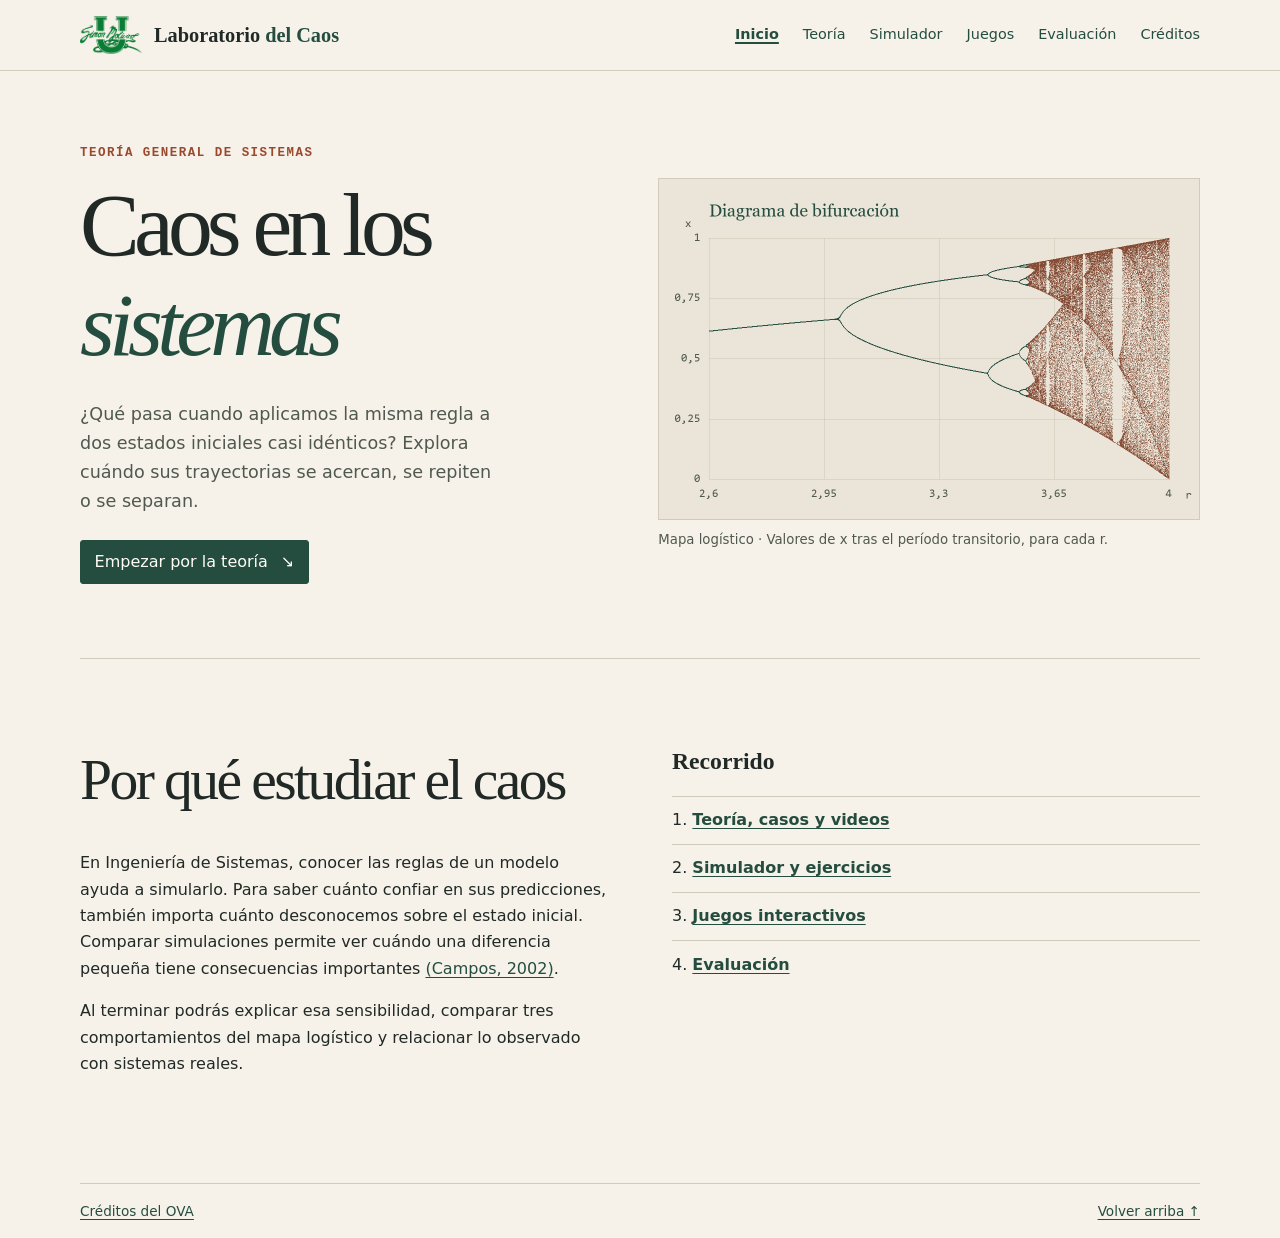
<file: index.html>
<!doctype html>
<html lang="es"><head><meta charset="utf-8"><meta name="viewport" content="width=device-width, initial-scale=1"><meta http-equiv="refresh" content="0;url=paginas/index.html"><title>Laboratorio del Caos</title></head><body><a href="paginas/index.html">Abrir Laboratorio del Caos</a></body></html>
</file>
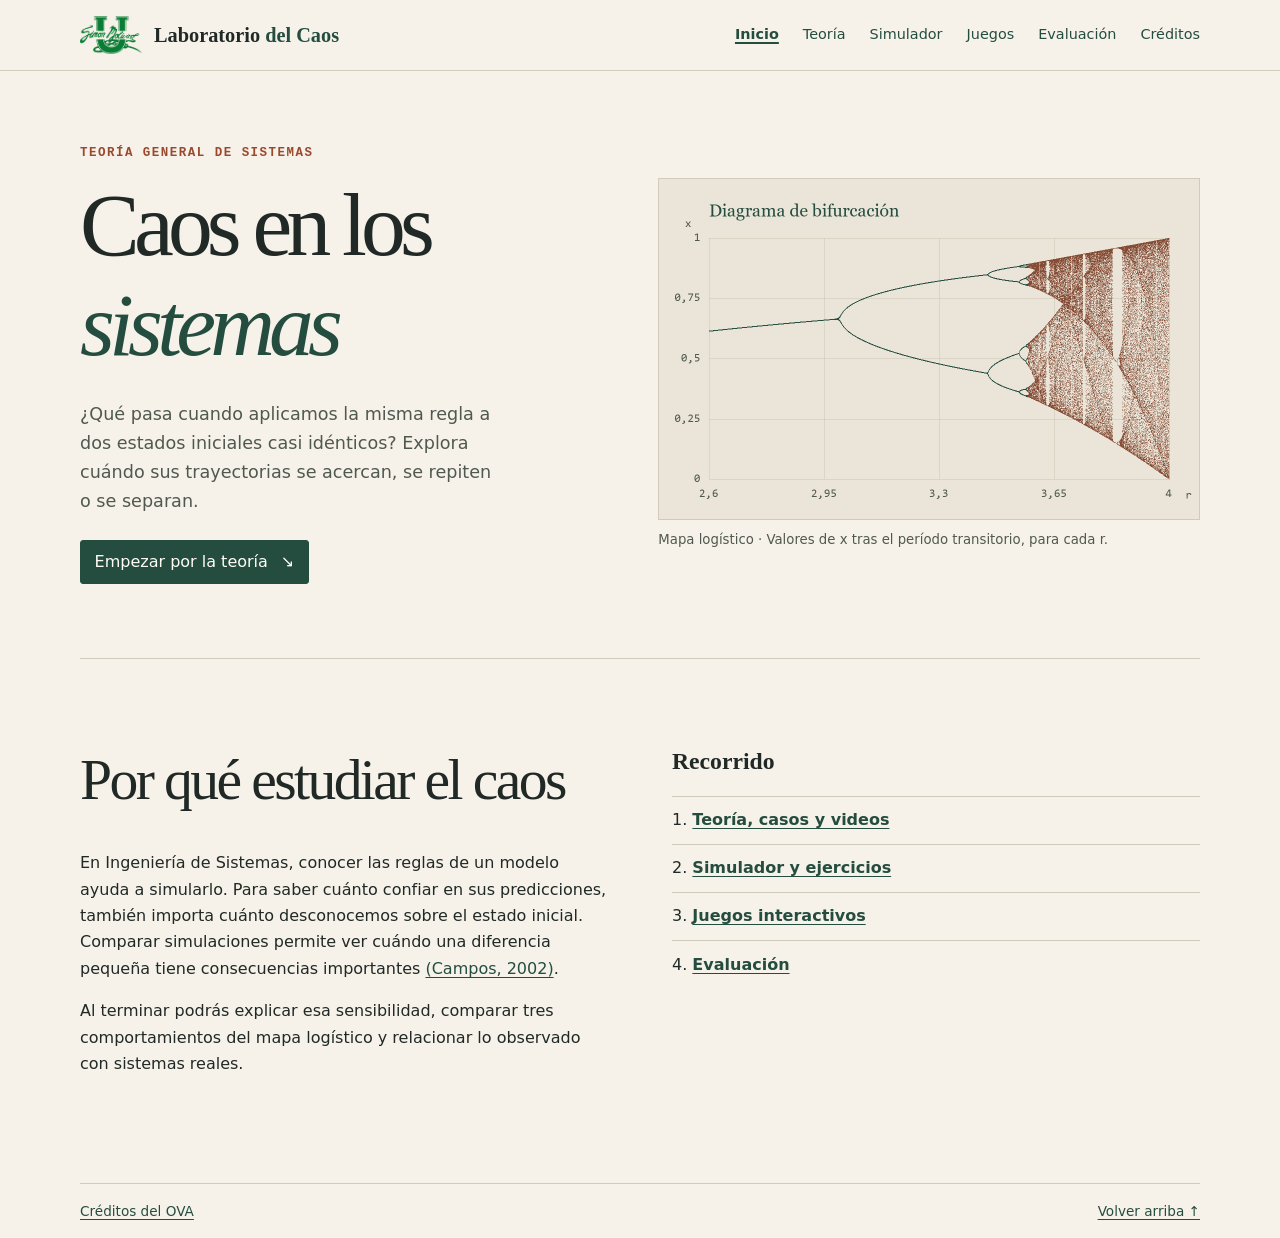
<file: paginas/index.html>
<!doctype html>
<html lang="es">
<head>
<meta charset="utf-8">
<meta name="viewport" content="width=device-width, initial-scale=1">
<meta name="description" content="OVA de Teoría General de Sistemas sobre el caos determinista y el mapa logístico.">
<title>Laboratorio del Caos</title>
<link rel="stylesheet" href="../css/styles.css">
<link rel="stylesheet" href="../css/responsive.css">
<script defer src="../js/main.js"></script>
</head>
<body id="arriba">
<a class="skip" href="#contenido">Saltar al contenido</a>
<header class="site-header">
  <div class="shell header-inner">
    <div class="identity">
      <img class="header-logo" src="../assets/imagenes/logo-unisimon.png" alt="Universidad Simón Bolívar" width="62" height="40">
      <a class="brand" href="index.html">Laboratorio<span> del Caos</span></a>
    </div>
    <button type="button" id="menu" class="menu" aria-expanded="false" aria-controls="nav">Menú</button>
    <nav id="nav" aria-label="Navegación principal"><a href="index.html" aria-current="page">Inicio</a><a href="teoria.html">Teoría</a><a href="simulador.html">Simulador</a><a href="juegos.html">Juegos</a><a href="quiz.html">Evaluación</a><a href="creditos.html">Créditos</a></nav>
  </div>
</header>
<main id="contenido">
  <section id="inicio" class="hero shell">
    <div>
      <p class="label">Teoría General de Sistemas</p>
      <h1>Caos en los <em>sistemas</em></h1>
      <p class="intro">¿Qué pasa cuando aplicamos la misma regla a dos estados iniciales casi idénticos? Explora cuándo sus trayectorias se acercan, se repiten o se separan.</p>
      <a class="button primary" href="teoria.html">Empezar por la teoría <span aria-hidden="true">↘</span></a>
    </div>
    <figure class="hero-figure">
      <img src="../assets/imagenes/bifurcacion.png" width="1080" height="680" alt="Diagrama del mapa logístico. Una rama se divide en dos, luego en cuatro y después aparecen bandas de puntos.">
      <figcaption>Mapa logístico · Valores de x tras el período transitorio, para cada r.</figcaption>
    </figure>
  </section>
  <section class="section shell" aria-labelledby="importancia">
    <div class="theory-grid">
      <div>
        <h2 id="importancia">Por qué estudiar el caos</h2>
        <p>En Ingeniería de Sistemas, conocer las reglas de un modelo ayuda a simularlo. Para saber cuánto confiar en sus predicciones, también importa cuánto desconocemos sobre el estado inicial. Comparar simulaciones permite ver cuándo una diferencia pequeña tiene consecuencias importantes <a class="citation" href="creditos.html#campos-2002">(Campos, 2002)</a>.</p>
        <p>Al terminar podrás explicar esa sensibilidad, comparar tres comportamientos del mapa logístico y relacionar lo observado con sistemas reales.</p>
      </div>
      <div>
        <h3>Recorrido</h3>
        <ol class="path">
          <li><a href="teoria.html">Teoría, casos y videos</a></li>
          <li><a href="simulador.html">Simulador y ejercicios</a></li>
          <li><a href="juegos.html">Juegos interactivos</a></li>
          <li><a href="quiz.html">Evaluación</a></li>
        </ol>
      </div>
    </div>
  </section>

</main>
<footer class="shell footer"><a href="creditos.html">Créditos del OVA</a><a href="#arriba">Volver arriba ↑</a></footer>
<noscript>Activa JavaScript para usar las actividades interactivas.</noscript>
</body>
</html>
</file>
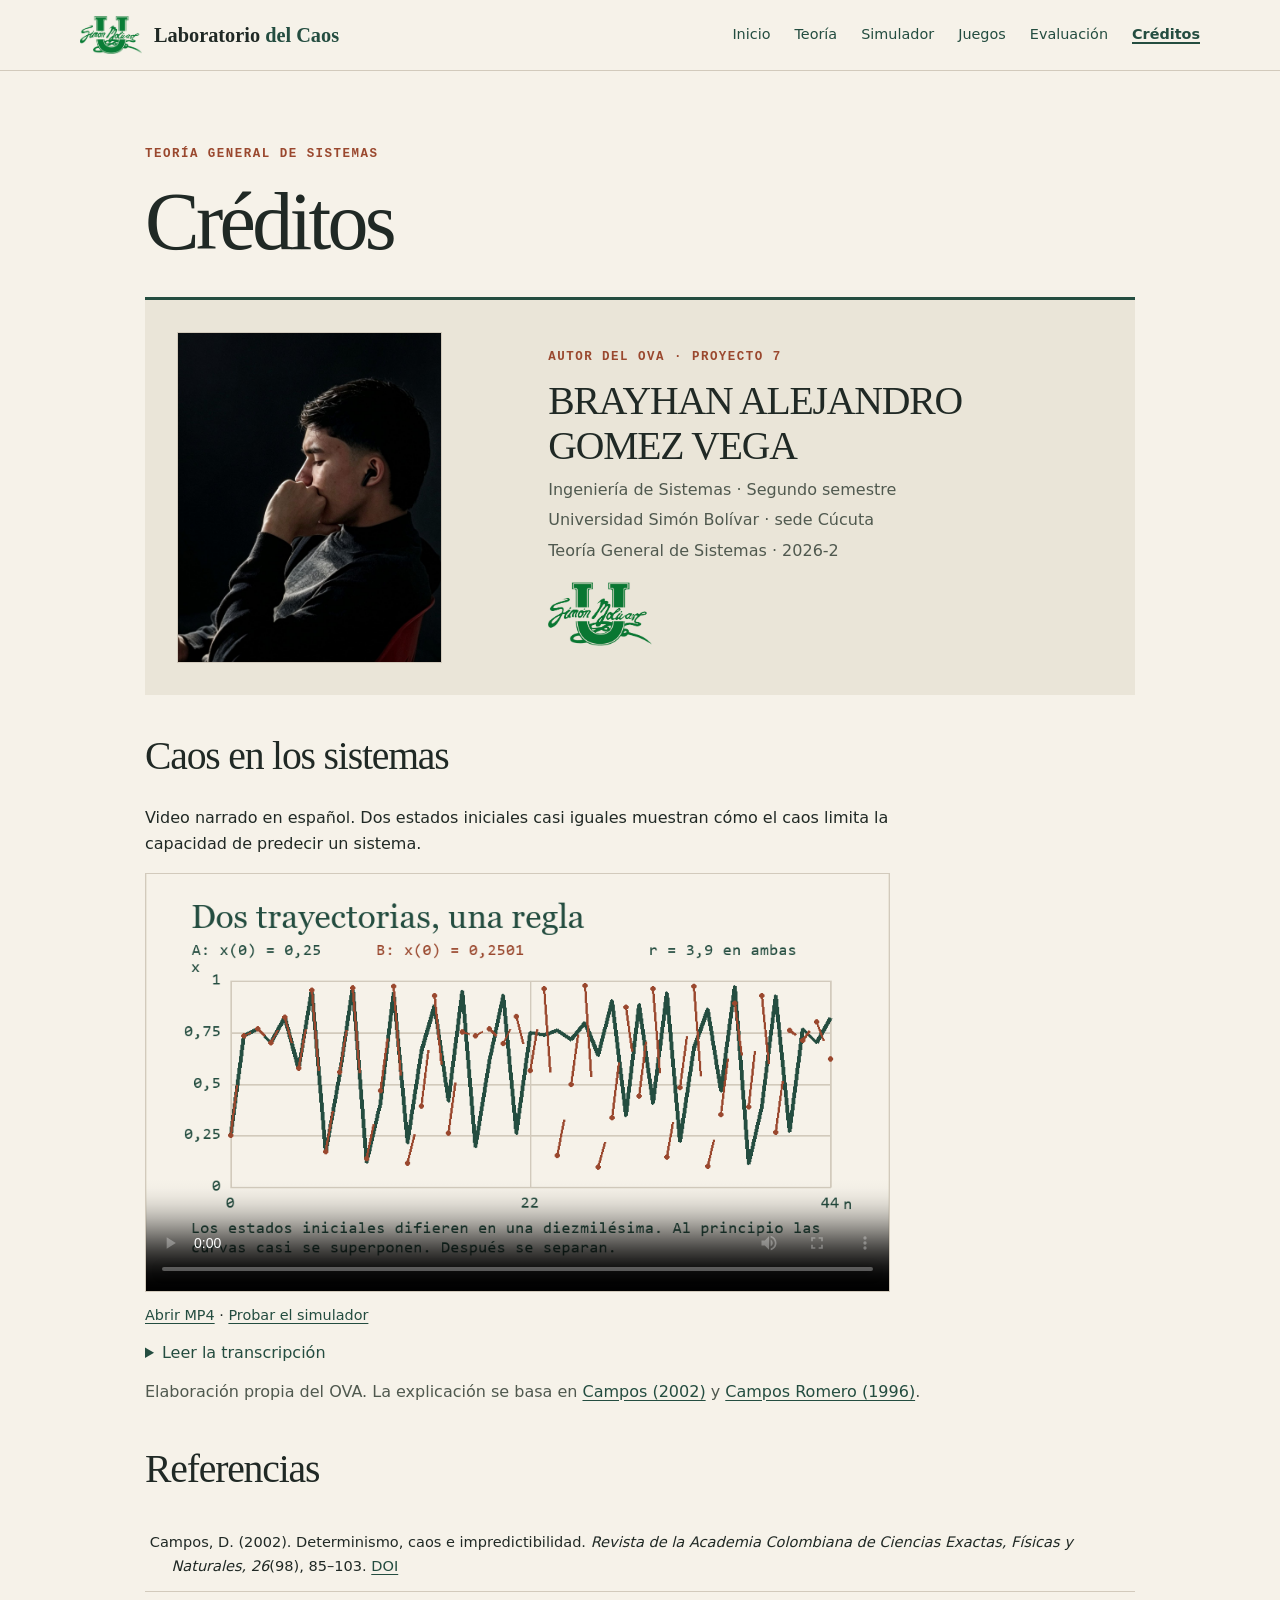
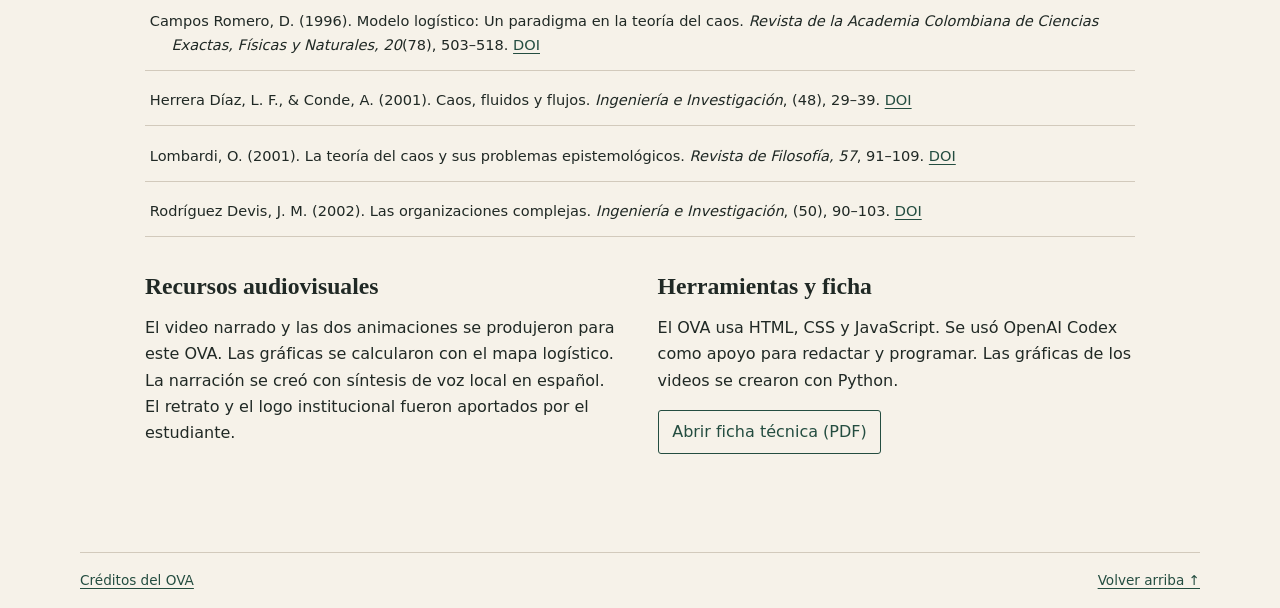
<file: creditos.html>
<!doctype html>
<html lang="es">
<head>
<meta charset="utf-8">
<meta name="viewport" content="width=device-width, initial-scale=1">
<meta name="description" content="OVA de Teoría General de Sistemas sobre el caos determinista y el mapa logístico.">
<title>Créditos · Laboratorio del Caos</title>
<link rel="stylesheet" href="css/styles.css">
<link rel="stylesheet" href="css/responsive.css">
<script defer src="js/main.js"></script>
</head>
<body id="arriba">
<a class="skip" href="#contenido">Saltar al contenido</a>
<header class="site-header">
  <div class="shell header-inner">
    <div class="identity">
      <img class="header-logo" src="assets/imagenes/logo-unisimon.png" alt="Universidad Simón Bolívar" width="62" height="40">
      <a class="brand" href="index.html">Laboratorio<span> del Caos</span></a>
    </div>
    <button type="button" id="menu" class="menu" aria-expanded="false" aria-controls="nav">Menú</button>
    <nav id="nav" aria-label="Navegación principal"><a href="index.html">Inicio</a><a href="teoria.html">Teoría</a><a href="simulador.html">Simulador</a><a href="juegos.html">Juegos</a><a href="quiz.html">Evaluación</a><a href="creditos.html" aria-current="page">Créditos</a></nav>
  </div>
</header>
<main id="contenido">
  <section id="creditos" class="section shell page-section credits-page">
    <p class="label">Teoría General de Sistemas</p>
    <h1>Créditos</h1>
    <article class="author-feature" aria-labelledby="autor">
      <img class="author-photo" src="assets/imagenes/brayhan.jpg" alt="Retrato de Brayhan Alejandro Gomez Vega" width="245">
      <div>
        <p class="label">Autor del OVA · Proyecto 7</p>
        <h2 id="autor">BRAYHAN ALEJANDRO GOMEZ VEGA</h2>
        <ul class="credit-meta">
          <li>Ingeniería de Sistemas · Segundo semestre</li>
          <li>Universidad Simón Bolívar · sede Cúcuta</li>
          <li>Teoría General de Sistemas · 2026-2</li>
        </ul>
        <img class="credits-logo" src="assets/imagenes/logo-unisimon.png" alt="Logo de la Universidad Simón Bolívar" width="104">
      </div>
    </article>
    <section class="credit-video" id="video-narrado" aria-labelledby="credit-video-title">
      <h2 id="credit-video-title">Caos en los sistemas</h2>
      <p class="video-intro">Video narrado en español. Dos estados iniciales casi iguales muestran cómo el caos limita la capacidad de predecir un sistema.</p>
      <video class="video" controls playsinline preload="metadata" aria-labelledby="credit-video-title" poster="assets/videos/caos-en-los-sistemas-narrado.png">
        <source src="assets/videos/caos-en-los-sistemas-narrado.mp4" type="video/mp4">
      </video>
      <p class="video-fallback"><a href="assets/videos/caos-en-los-sistemas-narrado.mp4">Abrir MP4</a> · <a href="simulador.html">Probar el simulador</a></p>
      <details class="video-transcript">
        <summary>Leer la transcripción</summary>
          <p>En un sistema determinista, el estado actual y la regla determinan el estado siguiente. Aun así, el futuro puede ser difícil de predecir si conocemos el estado inicial con poca precisión.</p>
          <p>Probemos el mapa logístico. Las dos curvas usan el mismo parámetro, erre igual a tres coma nueve. Los estados iniciales difieren en una diezmilésima. Al principio las curvas casi se superponen. Después se separan.</p>
          <p>Si cambiamos erre a tres coma dos, la trayectoria termina alternando entre dos valores. Con erre igual a tres coma nueve aparece una evolución irregular. La regla sigue siendo determinista.</p>
          <p>En Teoría General de Sistemas, esto ayuda a entender los límites de una predicción. Cada estado se convierte en la entrada del paso siguiente. El caos determinista también puede observarse en un circuito real, como el de Chua. En el simulador puedes comparar ambos regímenes.</p>
      </details>
      <p class="video-note">Elaboración propia del OVA. La explicación se basa en <a href="#campos-2002">Campos (2002)</a> y <a href="#campos-1996">Campos Romero (1996)</a>.</p>
    </section>
    <div class="credit-sources">
      <h2>Referencias</h2>
      <ol class="references">
        <li id="campos-2002">Campos, D. (2002). Determinismo, caos e impredictibilidad. <cite>Revista de la Academia Colombiana de Ciencias Exactas, Físicas y Naturales, 26</cite>(98), 85–103. <a href="https://doi.org/10.18257/raccefyn.26(98).2002.2755">DOI</a></li>
        <li id="campos-1996">Campos Romero, D. (1996). Modelo logístico: Un paradigma en la teoría del caos. <cite>Revista de la Academia Colombiana de Ciencias Exactas, Físicas y Naturales, 20</cite>(78), 503–518. <a href="https://doi.org/10.18257/raccefyn.20(78).1996.3043">DOI</a></li>
        <li id="herrera-2001">Herrera Díaz, L. F., &amp; Conde, A. (2001). Caos, fluidos y flujos. <cite>Ingeniería e Investigación</cite>, (48), 29–39. <a href="https://doi.org/10.15446/ing.investig.n48.21355">DOI</a></li>
        <li id="lombardi-2001">Lombardi, O. (2001). La teoría del caos y sus problemas epistemológicos. <cite>Revista de Filosofía, 57</cite>, 91–109. <a href="https://doi.org/10.5354/0718-4360.2001.44055">DOI</a></li>
        <li id="rodriguez-2002">Rodríguez Devis, J. M. (2002). Las organizaciones complejas. <cite>Ingeniería e Investigación</cite>, (50), 90–103. <a href="https://doi.org/10.15446/ing.investig.n50.21428">DOI</a></li>
      </ol>
    </div>
    <div class="credit-notes">
      <div>
        <h3>Recursos audiovisuales</h3>
        <p>El video narrado y las dos animaciones se produjeron para este OVA. Las gráficas se calcularon con el mapa logístico. La narración se creó con síntesis de voz local en español. El retrato y el logo institucional fueron aportados por el estudiante.</p>
      </div>
      <div>
        <h3>Herramientas y ficha</h3>
        <p>El OVA usa HTML, CSS y JavaScript. Se usó OpenAI Codex como apoyo para redactar y programar. Las gráficas de los videos se crearon con Python.</p>
        <a class="button" href="docs/ficha-tecnica.pdf">Abrir ficha técnica (PDF)</a>
      </div>
    </div>
  </section>

</main>
<footer class="shell footer"><a href="creditos.html">Créditos del OVA</a><a href="#arriba">Volver arriba ↑</a></footer>
<noscript>Activa JavaScript para usar las actividades interactivas.</noscript>
</body>
</html>
</file>
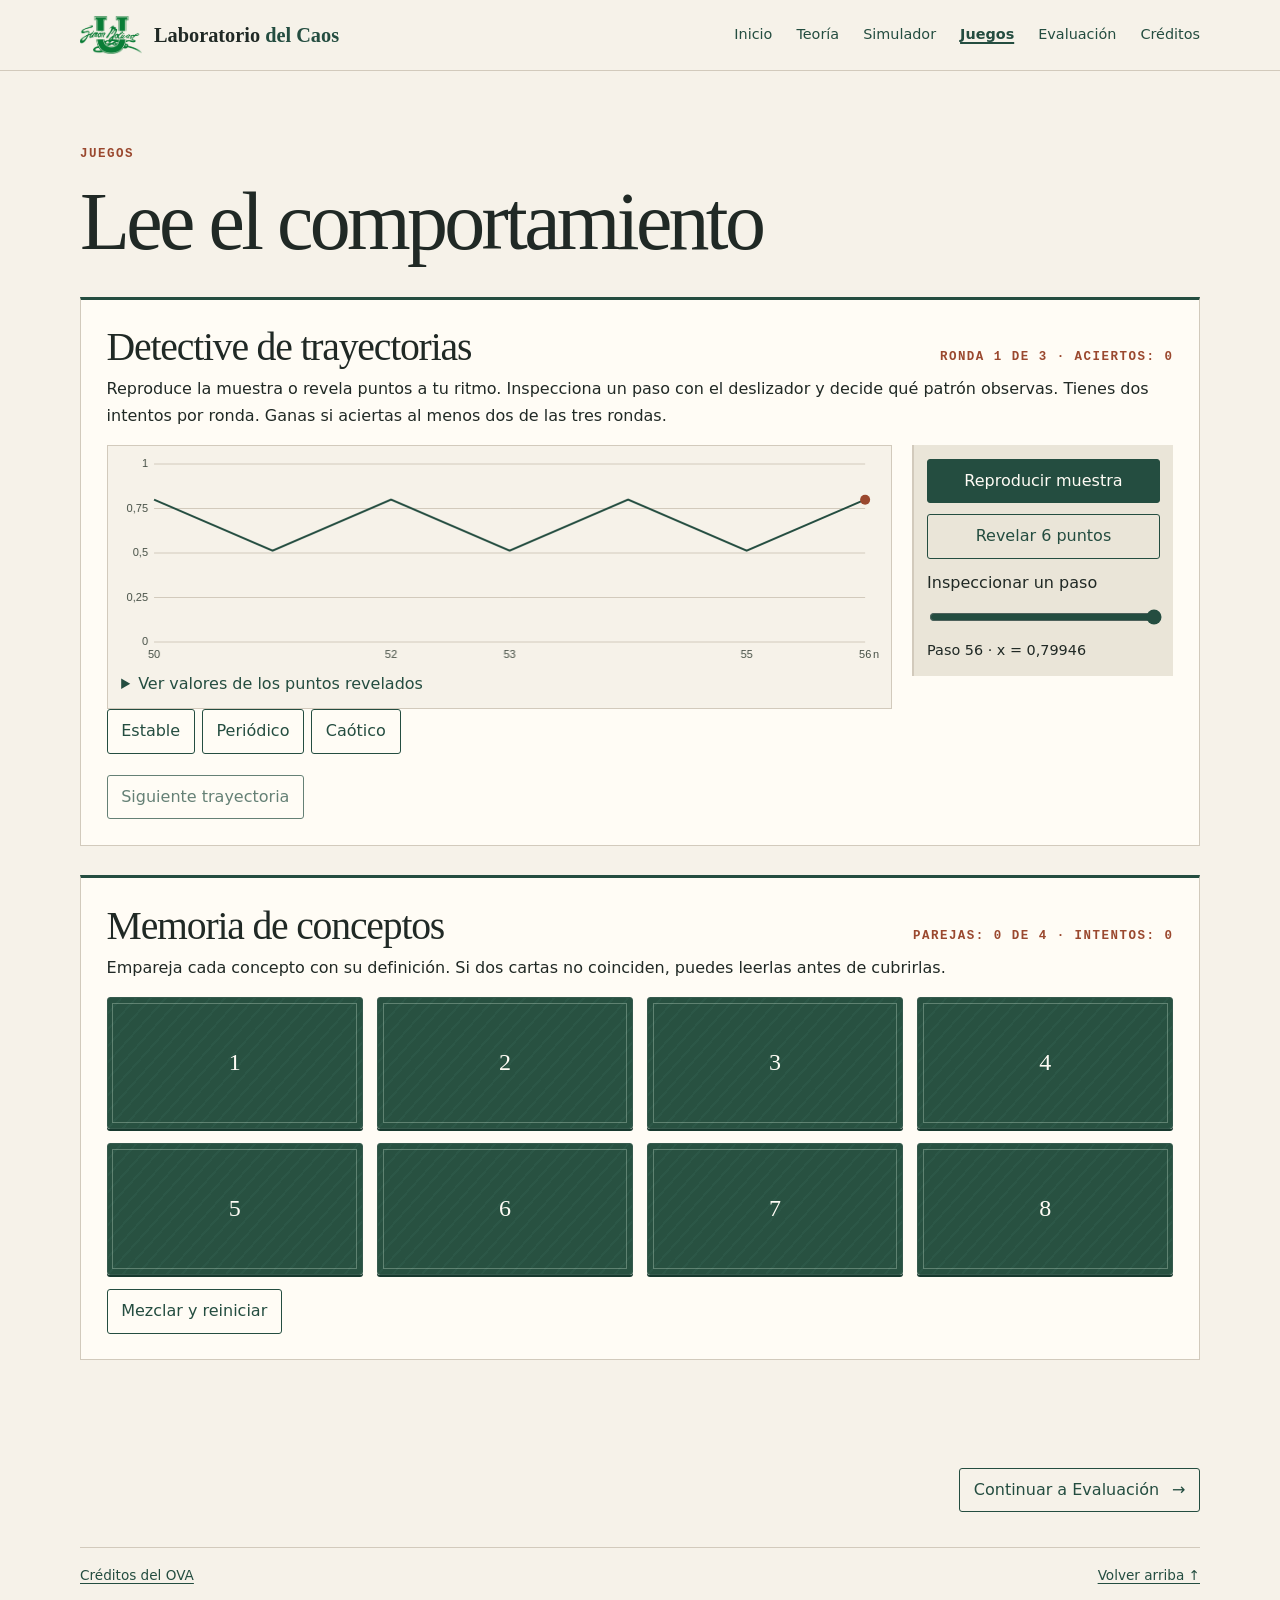
<file: juegos.html>
<!doctype html>
<html lang="es">
<head>
<meta charset="utf-8">
<meta name="viewport" content="width=device-width, initial-scale=1">
<meta name="description" content="OVA de Teoría General de Sistemas sobre el caos determinista y el mapa logístico.">
<title>Juegos · Laboratorio del Caos</title>
<link rel="stylesheet" href="css/styles.css">
<link rel="stylesheet" href="css/responsive.css">
<script defer src="js/main.js"></script>
<script defer src="js/juegos.js"></script>
</head>
<body id="arriba">
<a class="skip" href="#contenido">Saltar al contenido</a>
<header class="site-header">
  <div class="shell header-inner">
    <div class="identity">
      <img class="header-logo" src="assets/imagenes/logo-unisimon.png" alt="Universidad Simón Bolívar" width="62" height="40">
      <a class="brand" href="index.html">Laboratorio<span> del Caos</span></a>
    </div>
    <button type="button" id="menu" class="menu" aria-expanded="false" aria-controls="nav">Menú</button>
    <nav id="nav" aria-label="Navegación principal"><a href="index.html">Inicio</a><a href="teoria.html">Teoría</a><a href="simulador.html">Simulador</a><a href="juegos.html" aria-current="page">Juegos</a><a href="quiz.html">Evaluación</a><a href="creditos.html">Créditos</a></nav>
  </div>
</header>
<main id="contenido">
  <section class="section shell page-section">
    <p class="label">Juegos</p>
    <h1>Lee el comportamiento</h1>
    <div class="game-stack">
      <article class="activity" id="detective">
        <div class="game-heading">
          <h2>Detective de trayectorias</h2>
          <p id="trajectory-count" class="label" aria-live="polite"></p>
        </div>
        <p>Reproduce la muestra o revela puntos a tu ritmo. Inspecciona un paso con el deslizador y decide qué patrón observas. Tienes dos intentos por ronda. Ganas si aciertas al menos dos de las tres rondas.</p>
        <div class="detective-grid">
          <div class="game-graph">
            <canvas id="game-chart" role="img" aria-label="Trayectoria del reto" aria-describedby="trajectory-data"></canvas>
            <details><summary>Ver valores de los puntos revelados</summary><p id="trajectory-data"></p></details>
          </div>
          <div class="evidence">
            <button type="button" id="trajectory-play" class="primary">Reproducir muestra</button>
            <button type="button" id="trajectory-reveal">Revelar 6 puntos</button>
            <label for="trajectory-point">Inspeccionar un paso</label>
            <input id="trajectory-point" type="range" min="50" max="56" step="1" value="56">
            <output id="trajectory-reading" for="trajectory-point"></output>
          </div>
        </div>
        <div class="game-play">
          <div class="choices" id="classify">
          <button type="button" data-kind="estable">Estable</button>
          <button type="button" data-kind="periódico">Periódico</button>
          <button type="button" data-kind="caótico">Caótico</button>
        </div>
        <p id="trajectory-feedback" class="feedback answer-feedback" role="status"></p>
          <div id="trajectory-next-row"><button type="button" id="trajectory-next">Siguiente trayectoria</button></div>
        </div>
        <section class="result-panel" id="trajectory-result" aria-labelledby="trajectory-result-title" hidden>
          <span class="result-sparks" aria-hidden="true"><i></i><i></i><i></i><i></i><i></i><i></i></span>
          <span class="result-mark" aria-hidden="true"></span>
          <h3 id="trajectory-result-title" tabindex="-1"></h3>
          <p class="result-detail"></p>
          <div class="result-actions">
            <button class="primary" id="trajectory-replay" type="button">Jugar de nuevo</button>

            <a class="button" href="index.html">Salir a inicio</a>
          </div>
        </section>
      </article>

      <article class="activity" id="memoria">
        <div class="game-heading">
          <h2>Memoria de conceptos</h2>
          <p id="memory-stats" class="label" aria-live="polite"></p>
        </div>
        <p>Empareja cada concepto con su definición. Si dos cartas no coinciden, puedes leerlas antes de cubrirlas.</p>
        <div id="memory-board" class="memory-board" aria-label="Tablero de memoria"></div>
        <p id="memory-feedback" class="feedback answer-feedback" role="status"></p>
        <div class="game-actions" id="memory-controls">
          <span id="memory-actions" hidden><button type="button" id="memory-continue">Cubrir cartas</button></span>
          <button type="button" id="memory-reset">Mezclar y reiniciar</button>
        </div>
        <section class="result-panel" id="memory-result" aria-labelledby="memory-result-title" hidden>
          <span class="result-sparks" aria-hidden="true"><i></i><i></i><i></i><i></i><i></i><i></i></span>
          <span class="result-mark" aria-hidden="true"></span>
          <h3 id="memory-result-title" tabindex="-1"></h3>
          <p class="result-detail"></p>
          <div class="result-actions">
            <button class="primary" id="memory-replay" type="button">Mezclar y jugar de nuevo</button>

            <a class="button" href="index.html">Salir a inicio</a>
          </div>
        </section>
      </article>
    </div>
  </section>
<div class="shell next-page"><a class="button" href="quiz.html">Continuar a Evaluación <span aria-hidden="true">→</span></a></div>
</main>
<footer class="shell footer"><a href="creditos.html">Créditos del OVA</a><a href="#arriba">Volver arriba ↑</a></footer>
<noscript>Activa JavaScript para usar las actividades interactivas.</noscript>
</body>
</html>
</file>
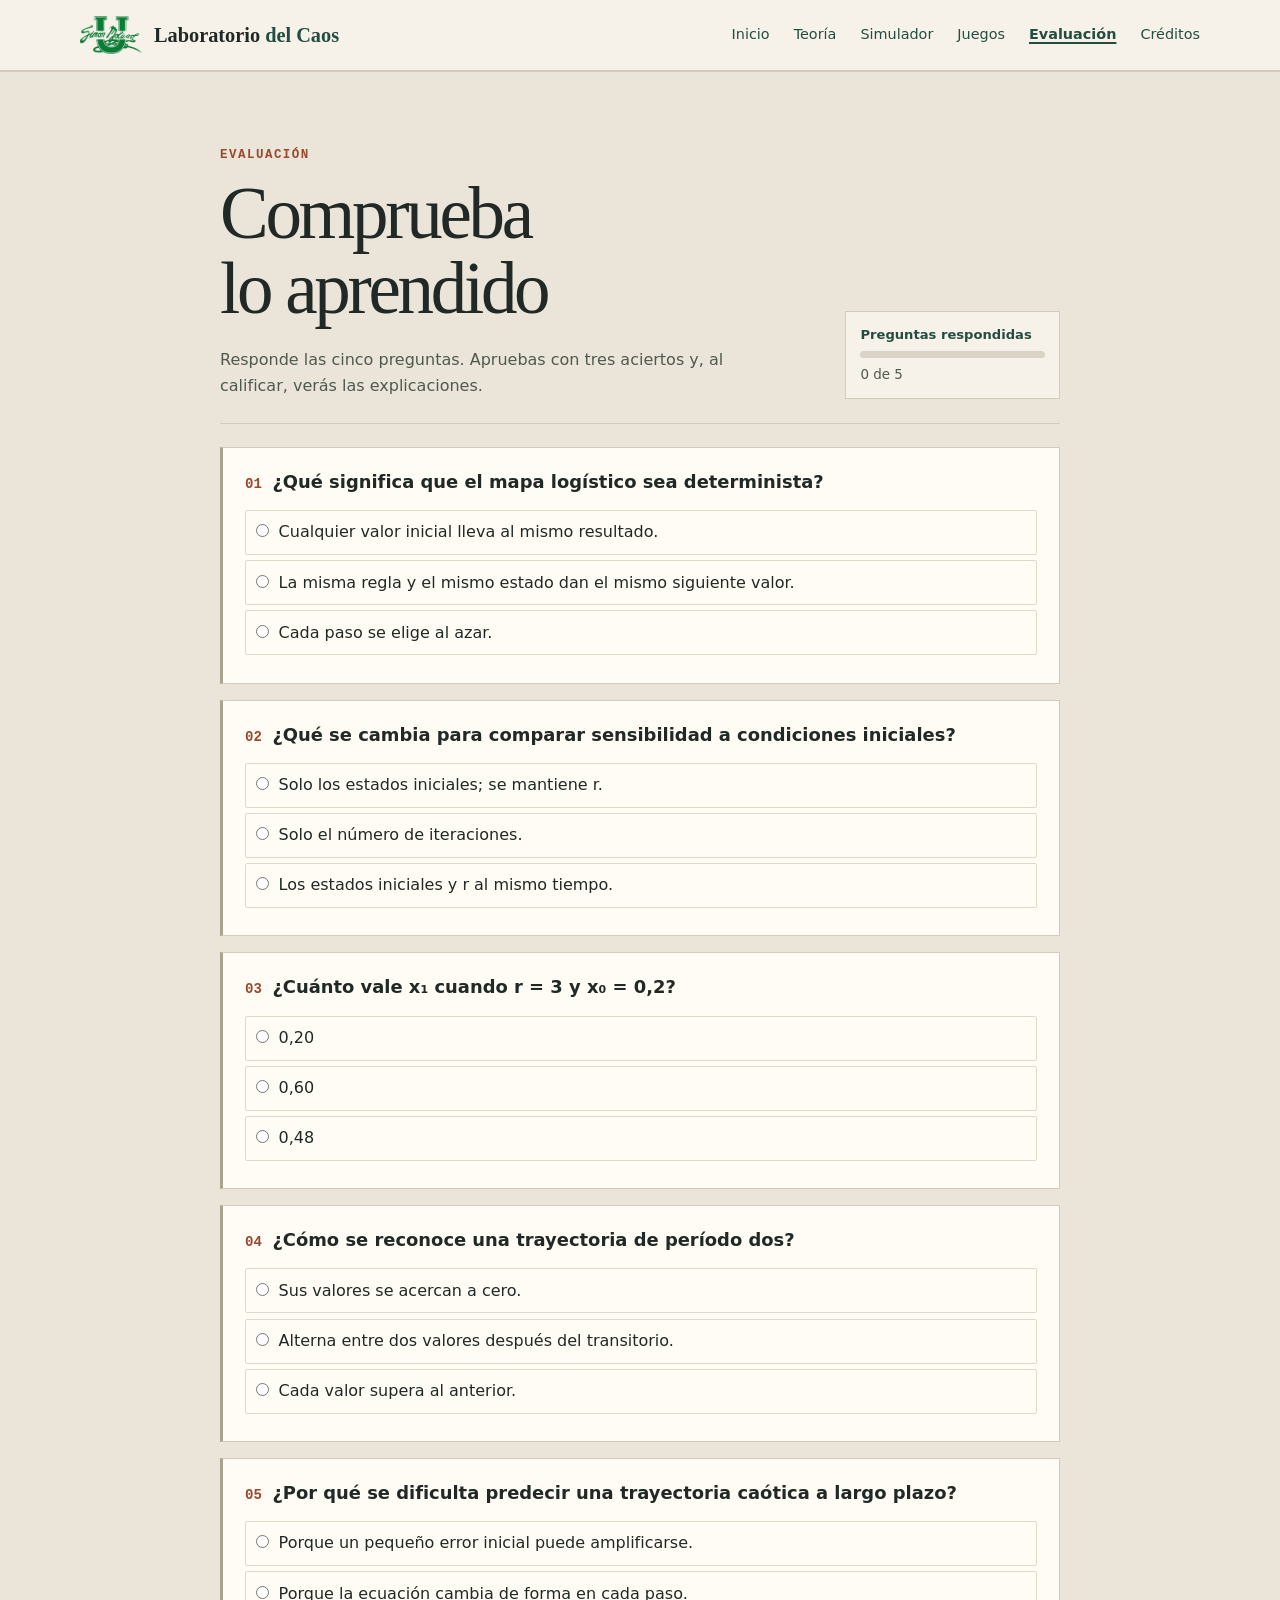
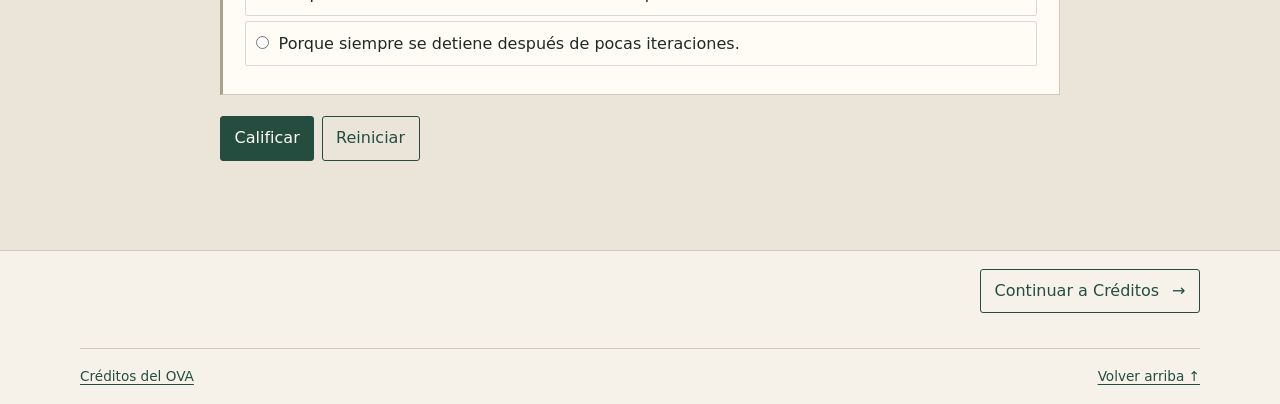
<file: quiz.html>
<!doctype html>
<html lang="es">
<head>
<meta charset="utf-8">
<meta name="viewport" content="width=device-width, initial-scale=1">
<meta name="description" content="OVA de Teoría General de Sistemas sobre el caos determinista y el mapa logístico.">
<title>Evaluación · Laboratorio del Caos</title>
<link rel="stylesheet" href="css/styles.css">
<link rel="stylesheet" href="css/responsive.css">
<script defer src="js/main.js"></script>
<script defer src="js/quiz.js"></script>
</head>
<body id="arriba">
<a class="skip" href="#contenido">Saltar al contenido</a>
<header class="site-header">
  <div class="shell header-inner">
    <div class="identity">
      <img class="header-logo" src="assets/imagenes/logo-unisimon.png" alt="Universidad Simón Bolívar" width="62" height="40">
      <a class="brand" href="index.html">Laboratorio<span> del Caos</span></a>
    </div>
    <button type="button" id="menu" class="menu" aria-expanded="false" aria-controls="nav">Menú</button>
    <nav id="nav" aria-label="Navegación principal"><a href="index.html">Inicio</a><a href="teoria.html">Teoría</a><a href="simulador.html">Simulador</a><a href="juegos.html">Juegos</a><a href="quiz.html" aria-current="page">Evaluación</a><a href="creditos.html">Créditos</a></nav>
  </div>
</header>
<main id="contenido">
  <section id="quiz" class="section tinted page-section">
    <div class="shell quiz-layout">
      <header class="quiz-intro">
        <div>
          <p class="label">Evaluación</p>
          <h1>Comprueba lo aprendido</h1>
          <p>Responde las cinco preguntas. Apruebas con tres aciertos y, al calificar, verás las explicaciones.</p>
        </div>
        <div class="quiz-progress">
          <label for="quiz-progress">Preguntas respondidas</label>
          <progress id="quiz-progress" value="0" max="5"></progress>
          <output id="quiz-progress-text">0 de 5</output>
        </div>
      </header>
      <div>
        <section class="result-panel" id="quiz-result" aria-labelledby="quiz-result-title" hidden>
          <span class="result-sparks" aria-hidden="true"><i></i><i></i><i></i><i></i><i></i><i></i></span>
          <span class="result-mark" aria-hidden="true"></span>
          <h2 id="quiz-result-title" tabindex="-1"></h2>
          <p class="result-detail"></p>
          <div class="result-actions">
            <button class="primary" type="reset" form="quiz-form">Intentar de nuevo</button>
            <a class="button" href="#quiz-questions">Revisar respuestas</a>
            <a class="button" href="index.html">Salir de la evaluación</a>
          </div>
        </section>
        <form id="quiz-form">
          <div id="quiz-questions" tabindex="-1"></div>
          <div class="choices" id="quiz-controls">
            <button class="primary" type="submit">Calificar</button>
            <button type="reset">Reiniciar</button>
          </div>
        </form>
      </div>
    </div>
  </section>
<div class="shell next-page"><a class="button" href="creditos.html">Continuar a Créditos <span aria-hidden="true">→</span></a></div>
</main>
<footer class="shell footer"><a href="creditos.html">Créditos del OVA</a><a href="#arriba">Volver arriba ↑</a></footer>
<noscript>Activa JavaScript para usar las actividades interactivas.</noscript>
</body>
</html>
</file>
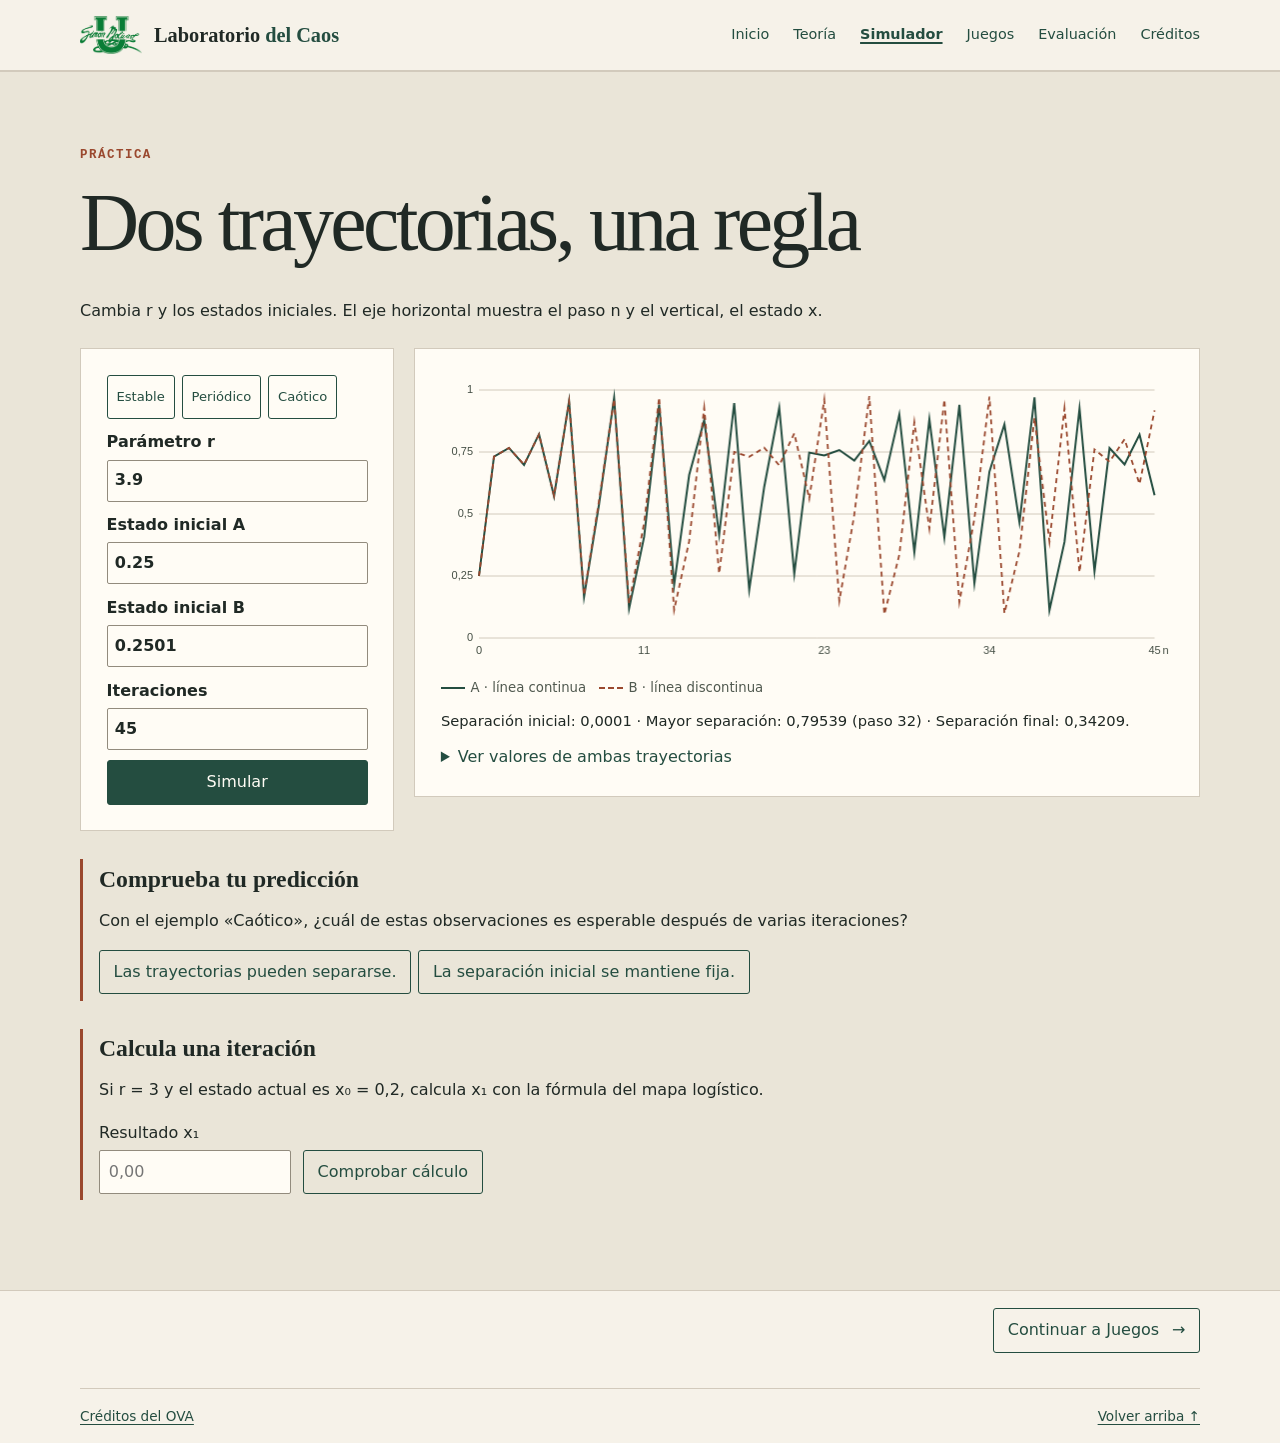
<file: simulador.html>
<!doctype html>
<html lang="es">
<head>
<meta charset="utf-8">
<meta name="viewport" content="width=device-width, initial-scale=1">
<meta name="description" content="OVA de Teoría General de Sistemas sobre el caos determinista y el mapa logístico.">
<title>Simulador · Laboratorio del Caos</title>
<link rel="stylesheet" href="css/styles.css">
<link rel="stylesheet" href="css/responsive.css">
<script defer src="js/main.js"></script>
<script defer src="js/simulador.js"></script>
</head>
<body id="arriba">
<a class="skip" href="#contenido">Saltar al contenido</a>
<header class="site-header">
  <div class="shell header-inner">
    <div class="identity">
      <img class="header-logo" src="assets/imagenes/logo-unisimon.png" alt="Universidad Simón Bolívar" width="62" height="40">
      <a class="brand" href="index.html">Laboratorio<span> del Caos</span></a>
    </div>
    <button type="button" id="menu" class="menu" aria-expanded="false" aria-controls="nav">Menú</button>
    <nav id="nav" aria-label="Navegación principal"><a href="index.html">Inicio</a><a href="teoria.html">Teoría</a><a href="simulador.html" aria-current="page">Simulador</a><a href="juegos.html">Juegos</a><a href="quiz.html">Evaluación</a><a href="creditos.html">Créditos</a></nav>
  </div>
</header>
<main id="contenido">
  <section id="simulador" class="section tinted page-section">
    <div class="shell">
      <p class="label">Práctica</p>
      <h1>Dos trayectorias, una regla</h1>
      <p>Cambia r y los estados iniciales. El eje horizontal muestra el paso n y el vertical, el estado x.</p>
      <div class="sim-layout">
        <form id="sim-form" class="controls">
          <div class="presets" aria-label="Ejemplos de parámetros">
            <button type="button" data-r="2.8">Estable</button>
            <button type="button" data-r="3.2">Periódico</button>
            <button type="button" data-r="3.9">Caótico</button>
          </div>
          <label>Parámetro r <input name="rate" type="number" inputmode="decimal" min="0" max="4" step="any" value="3.9" required></label>
          <label>Estado inicial A <input name="startA" type="number" inputmode="decimal" min="0" max="1" step="any" value="0.25" required></label>
          <label>Estado inicial B <input name="startB" type="number" inputmode="decimal" min="0" max="1" step="any" value="0.2501" required></label>
          <label>Iteraciones <input name="steps" type="number" min="10" max="160" value="45" required></label>
          <button class="primary" type="submit">Simular</button>
        </form>
        <figure class="chart-box">
          <canvas id="sim-chart" role="img" aria-label="Gráfica de dos trayectorias del mapa logístico" aria-describedby="sim-summary"></canvas>
          <figcaption><span class="legend a">A · línea continua</span><span class="legend b">B · línea discontinua</span></figcaption>
          <p id="sim-summary" class="feedback" role="status"></p>
          <details><summary>Ver valores de ambas trayectorias</summary>
            <div class="table-wrap"><table><thead><tr><th scope="col">Paso</th><th scope="col">A</th><th scope="col">B</th></tr></thead><tbody id="sim-data"></tbody></table></div>
          </details>
        </figure>
      </div>
      <div class="exercise">
        <h3>Comprueba tu predicción</h3>
        <p>Con el ejemplo «Caótico», ¿cuál de estas observaciones es esperable después de varias iteraciones?</p>
        <div class="choices">
          <button type="button" data-exercise="yes">Las trayectorias pueden separarse.</button>
          <button type="button" data-exercise="no">La separación inicial se mantiene fija.</button>
        </div>
        <p id="exercise-feedback" class="feedback answer-feedback" role="status"></p>
      </div>
      <div class="exercise">
        <h3>Calcula una iteración</h3>
        <p>Si r = 3 y el estado actual es x₀ = 0,2, calcula x₁ con la fórmula del mapa logístico.</p>
        <form id="calc-form" class="calc-exercise">
          <label>Resultado x₁ <input name="answer" type="text" inputmode="decimal" required placeholder="0,00"></label>
          <button type="submit">Comprobar cálculo</button>
        </form>
        <p id="calc-feedback" class="feedback answer-feedback" role="status"></p>
      </div>
    </div>
  </section>
<div class="shell next-page"><a class="button" href="juegos.html">Continuar a Juegos <span aria-hidden="true">→</span></a></div>
</main>
<footer class="shell footer"><a href="creditos.html">Créditos del OVA</a><a href="#arriba">Volver arriba ↑</a></footer>
<noscript>Activa JavaScript para usar las actividades interactivas.</noscript>
</body>
</html>
</file>
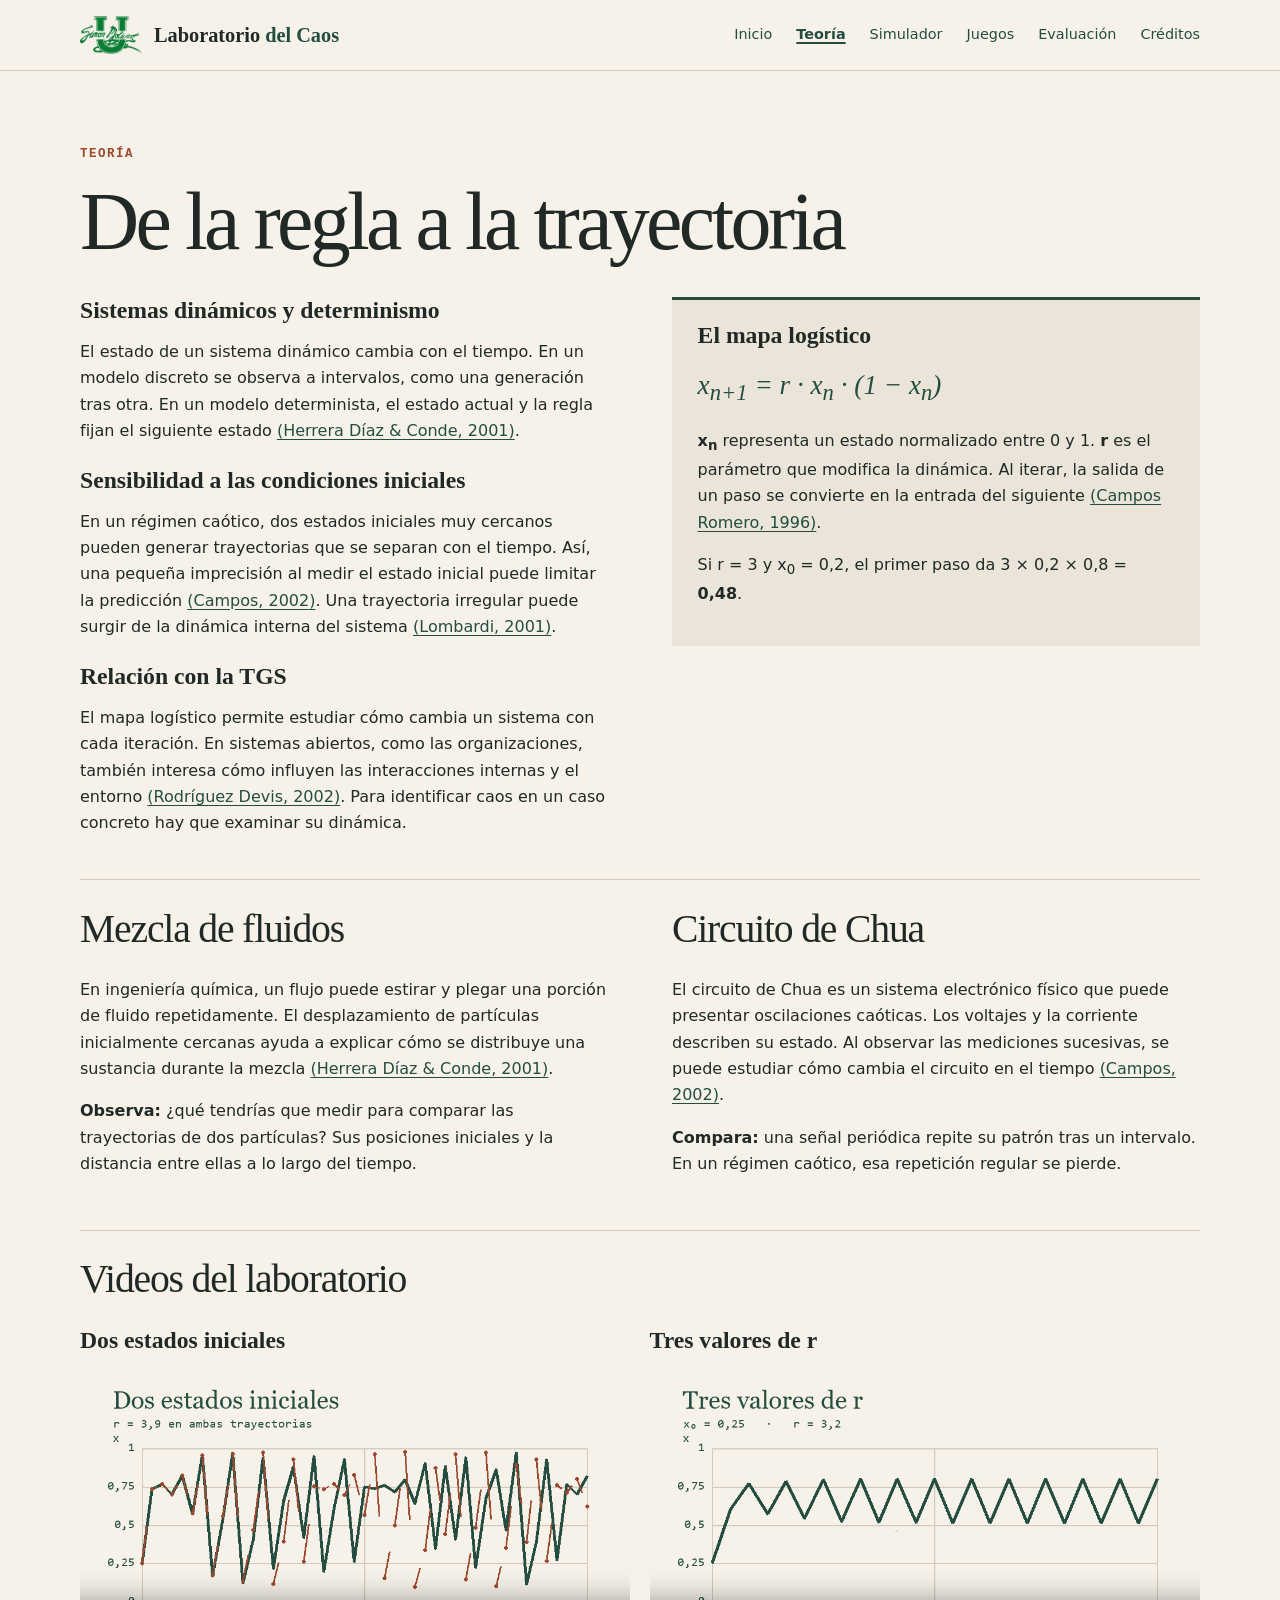
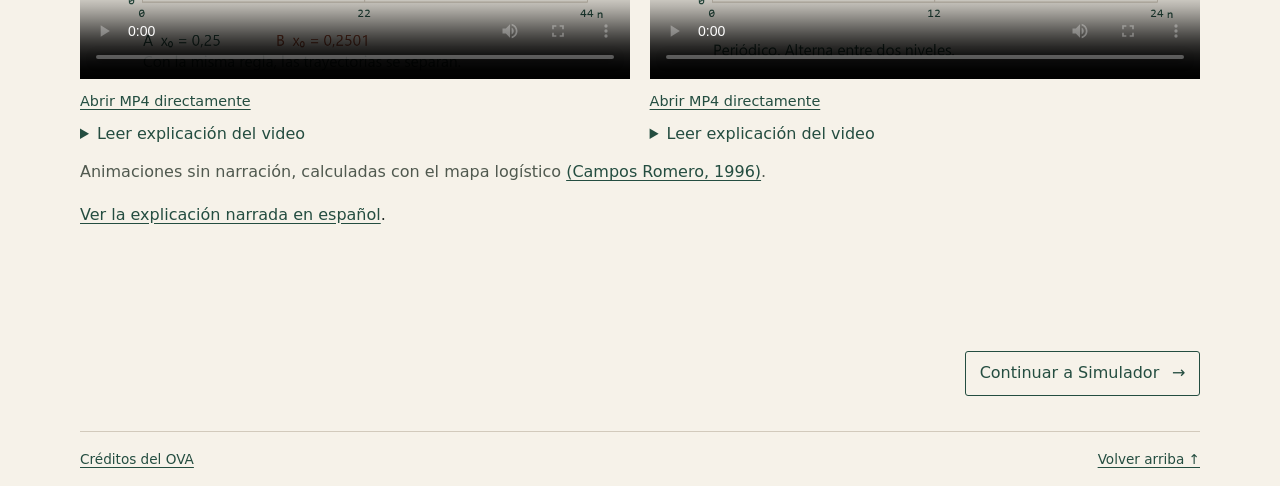
<file: teoria.html>
<!doctype html>
<html lang="es">
<head>
<meta charset="utf-8">
<meta name="viewport" content="width=device-width, initial-scale=1">
<meta name="description" content="OVA de Teoría General de Sistemas sobre el caos determinista y el mapa logístico.">
<title>Teoría · Laboratorio del Caos</title>
<link rel="stylesheet" href="css/styles.css">
<link rel="stylesheet" href="css/responsive.css">
<script defer src="js/main.js"></script>
</head>
<body id="arriba">
<a class="skip" href="#contenido">Saltar al contenido</a>
<header class="site-header">
  <div class="shell header-inner">
    <div class="identity">
      <img class="header-logo" src="assets/imagenes/logo-unisimon.png" alt="Universidad Simón Bolívar" width="62" height="40">
      <a class="brand" href="index.html">Laboratorio<span> del Caos</span></a>
    </div>
    <button type="button" id="menu" class="menu" aria-expanded="false" aria-controls="nav">Menú</button>
    <nav id="nav" aria-label="Navegación principal"><a href="index.html">Inicio</a><a href="teoria.html" aria-current="page">Teoría</a><a href="simulador.html">Simulador</a><a href="juegos.html">Juegos</a><a href="quiz.html">Evaluación</a><a href="creditos.html">Créditos</a></nav>
  </div>
</header>
<main id="contenido">
  <section id="teoria" class="shell section page-section">
    <p class="label">Teoría</p>
    <h1>De la regla a la trayectoria</h1>
    <div class="theory-grid">
      <div>
        <h3>Sistemas dinámicos y determinismo</h3>
        <p>El estado de un sistema dinámico cambia con el tiempo. En un modelo discreto se observa a intervalos, como una generación tras otra. En un modelo determinista, el estado actual y la regla fijan el siguiente estado <a class="citation" href="creditos.html#herrera-2001">(Herrera Díaz &amp; Conde, 2001)</a>.</p>
        <h3>Sensibilidad a las condiciones iniciales</h3>
        <p>En un régimen caótico, dos estados iniciales muy cercanos pueden generar trayectorias que se separan con el tiempo. Así, una pequeña imprecisión al medir el estado inicial puede limitar la predicción <a class="citation" href="creditos.html#campos-2002">(Campos, 2002)</a>. Una trayectoria irregular puede surgir de la dinámica interna del sistema <a class="citation" href="creditos.html#lombardi-2001">(Lombardi, 2001)</a>.</p>
        <h3>Relación con la TGS</h3>
        <p>El mapa logístico permite estudiar cómo cambia un sistema con cada iteración. En sistemas abiertos, como las organizaciones, también interesa cómo influyen las interacciones internas y el entorno <a class="citation" href="creditos.html#rodriguez-2002">(Rodríguez Devis, 2002)</a>. Para identificar caos en un caso concreto hay que examinar su dinámica.</p>
      </div>
      <aside class="notebook">
        <h3>El mapa logístico</h3>
        <p class="formula" aria-label="x sub n más uno es igual a r por x sub n por uno menos x sub n">x<sub>n+1</sub> = r · x<sub>n</sub> · (1 − x<sub>n</sub>)</p>
        <p><strong>x<sub>n</sub></strong> representa un estado normalizado entre 0 y 1. <strong>r</strong> es el parámetro que modifica la dinámica. Al iterar, la salida de un paso se convierte en la entrada del siguiente <a class="citation" href="creditos.html#campos-1996">(Campos Romero, 1996)</a>.</p>
        <p>Si r = 3 y x<sub>0</sub> = 0,2, el primer paso da 3 × 0,2 × 0,8 = <strong>0,48</strong>.</p>
      </aside>
    </div>
    <div class="case" id="casos">
      <article>
        <h2>Mezcla de fluidos</h2>
        <p>En ingeniería química, un flujo puede estirar y plegar una porción de fluido repetidamente. El desplazamiento de partículas inicialmente cercanas ayuda a explicar cómo se distribuye una sustancia durante la mezcla <a class="citation" href="creditos.html#herrera-2001">(Herrera Díaz &amp; Conde, 2001)</a>.</p>
        <p><strong>Observa:</strong> ¿qué tendrías que medir para comparar las trayectorias de dos partículas? Sus posiciones iniciales y la distancia entre ellas a lo largo del tiempo.</p>
      </article>
      <article>
        <h2>Circuito de Chua</h2>
        <p>El circuito de Chua es un sistema electrónico físico que puede presentar oscilaciones caóticas. Los voltajes y la corriente describen su estado. Al observar las mediciones sucesivas, se puede estudiar cómo cambia el circuito en el tiempo <a class="citation" href="creditos.html#campos-2002">(Campos, 2002)</a>.</p>
        <p><strong>Compara:</strong> una señal periódica repite su patrón tras un intervalo. En un régimen caótico, esa repetición regular se pierde.</p>
      </article>
    </div>

    <section id="videos" class="video-section" aria-labelledby="videos-title">
      <h2 id="videos-title">Videos del laboratorio</h2>
      <div class="video-grid">
        <article>
          <h3 id="clip-sensibilidad-title">Dos estados iniciales</h3>
          <video controls playsinline preload="metadata" class="video" poster="assets/videos/condiciones-iniciales.png" aria-labelledby="clip-sensibilidad-title">
            <source src="assets/videos/condiciones-iniciales.mp4" type="video/mp4">
            </video>
          <p class="video-fallback"><a href="assets/videos/condiciones-iniciales.mp4">Abrir MP4 directamente</a></p>
          <details><summary>Leer explicación del video</summary><p>Con r = 3,9, comparamos x₀ = 0,25 y x₀ = 0,2501. La diferencia inicial es de 0,0001. Las trayectorias se ven cercanas durante varios pasos y luego se separan. La regla es la misma en ambas series.</p></details>
        </article>
        <article>
          <h3 id="clip-parametro-title">Tres valores de r</h3>
          <video controls playsinline preload="metadata" class="video" poster="assets/videos/tres-regimenes.png" aria-labelledby="clip-parametro-title">
            <source src="assets/videos/tres-regimenes.mp4" type="video/mp4">
            </video>
          <p class="video-fallback"><a href="assets/videos/tres-regimenes.mp4">Abrir MP4 directamente</a></p>
          <details><summary>Leer explicación del video</summary><p>Con x₀ = 0,25 y r = 2,8, la trayectoria se acerca a un punto fijo. Para r = 3,2 alterna entre dos valores. En el ejemplo con r = 3,9, se observa una trayectoria caótica. Las tres series se calculan con la misma fórmula.</p></details>
        </article>
      </div>
      <p class="video-note">Animaciones sin narración, calculadas con el mapa logístico <a href="creditos.html#campos-1996">(Campos Romero, 1996)</a>.</p>
      <p><a href="creditos.html#video-narrado">Ver la explicación narrada en español</a>.</p>
    </section>
  </section>
<div class="shell next-page"><a class="button" href="simulador.html">Continuar a Simulador <span aria-hidden="true">→</span></a></div>
</main>
<footer class="shell footer"><a href="creditos.html">Créditos del OVA</a><a href="#arriba">Volver arriba ↑</a></footer>
<noscript>Activa JavaScript para usar las actividades interactivas.</noscript>
</body>
</html>
</file>
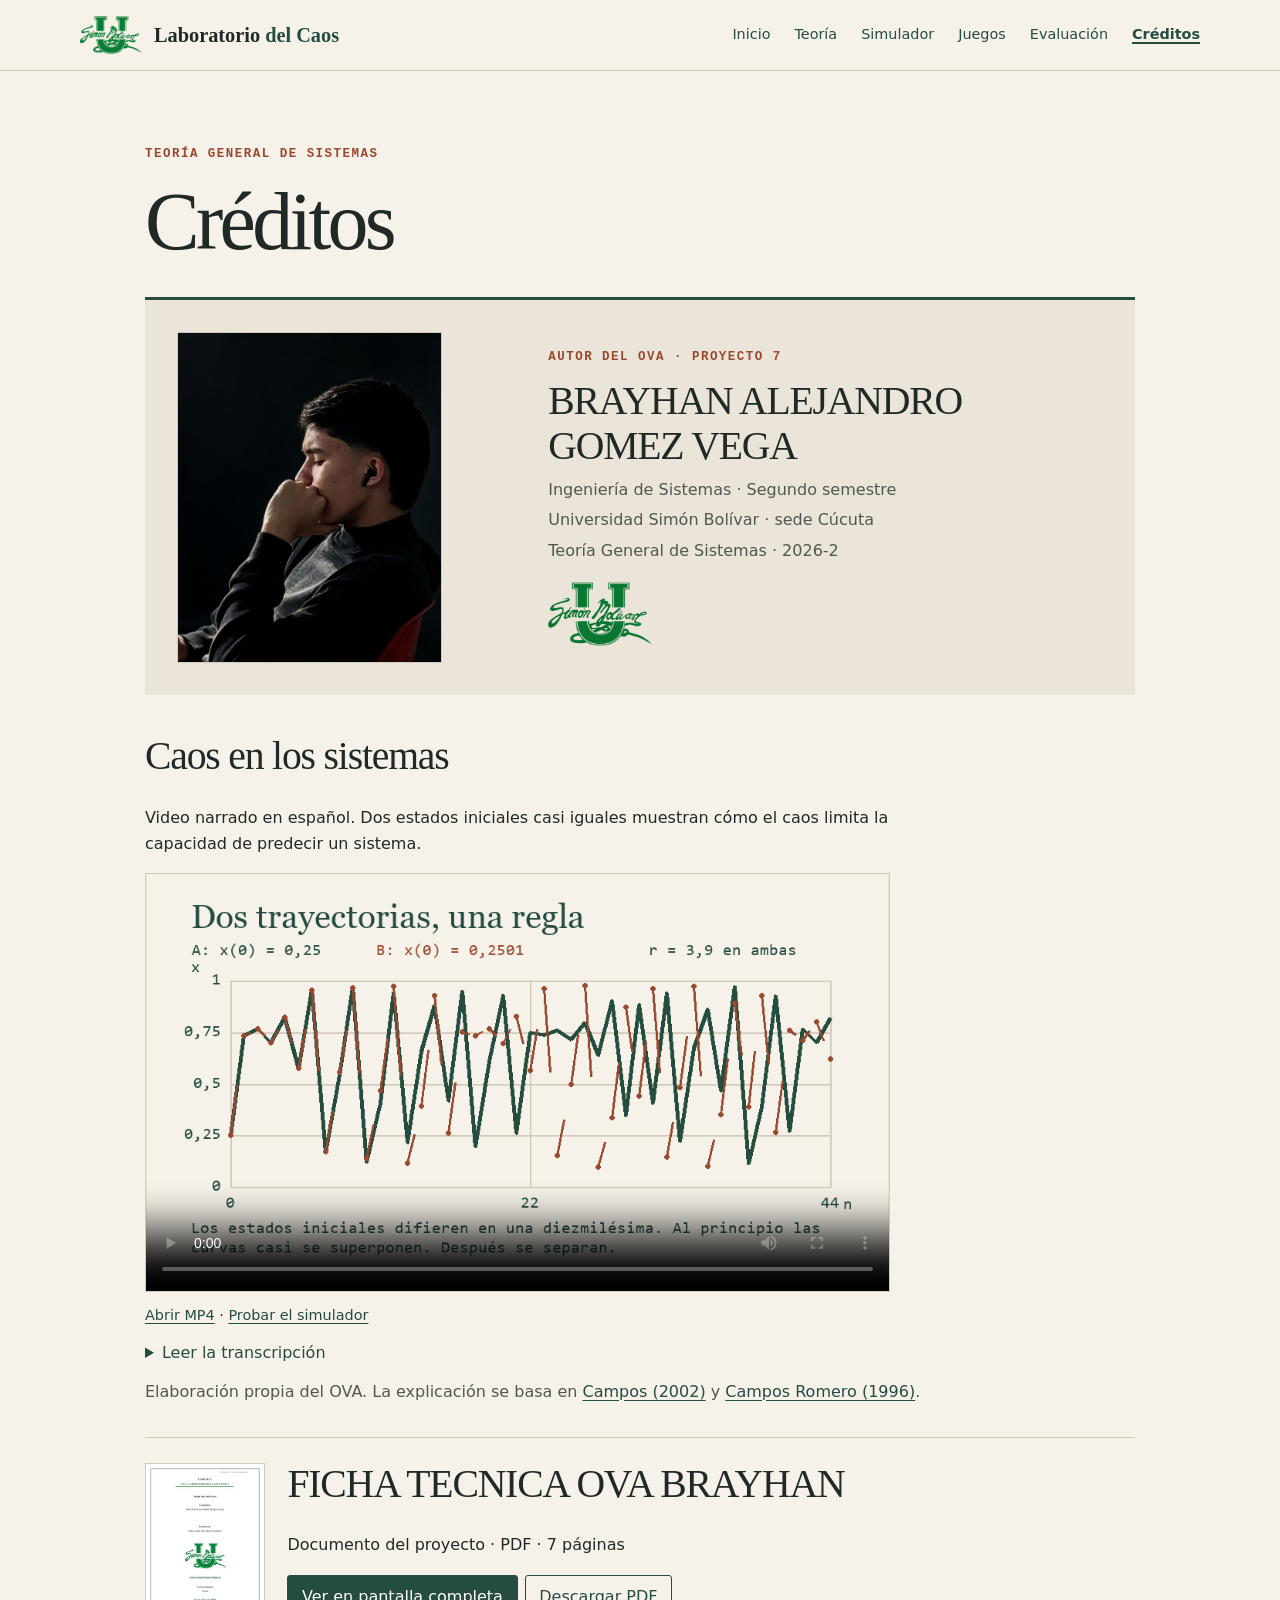
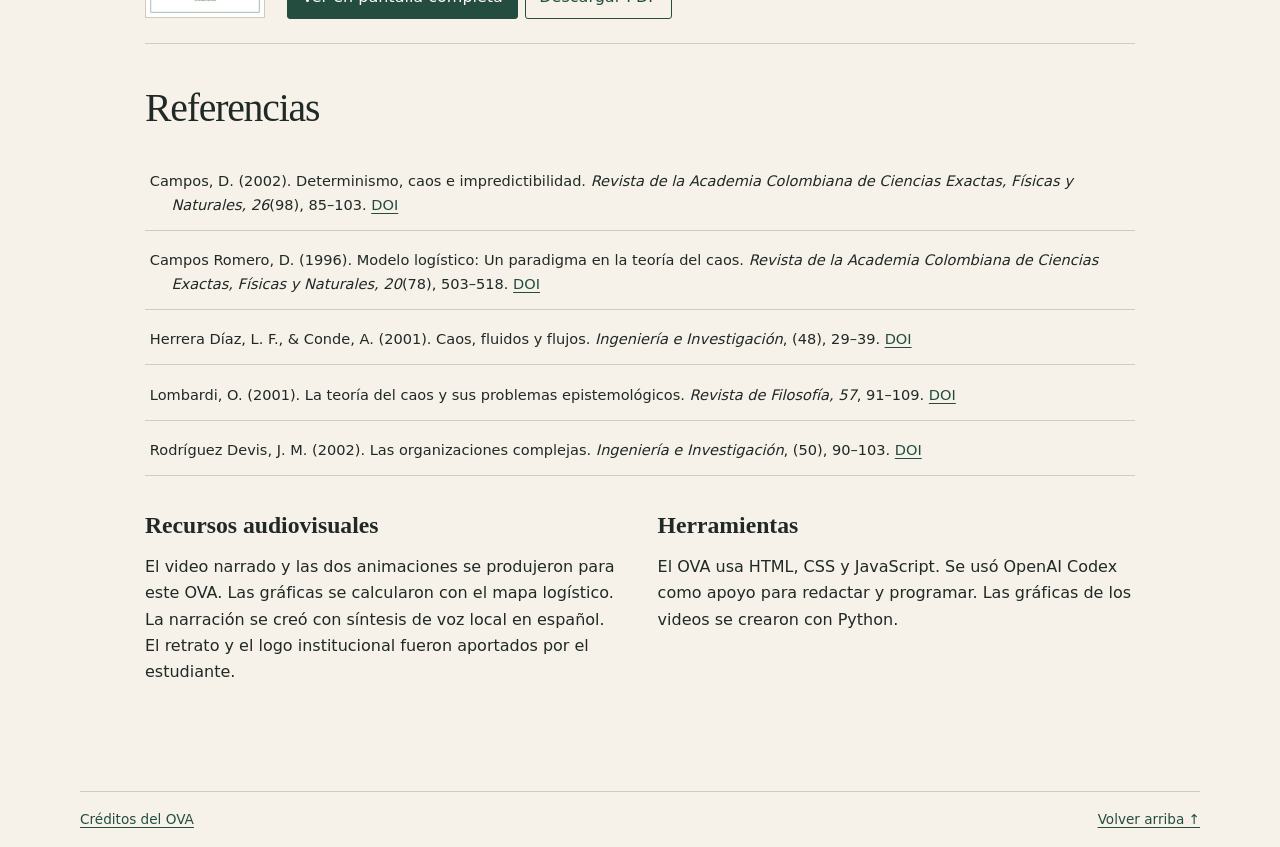
<file: paginas/creditos.html>
<!doctype html>
<html lang="es">
<head>
<meta charset="utf-8">
<meta name="viewport" content="width=device-width, initial-scale=1">
<meta name="description" content="OVA de Teoría General de Sistemas sobre el caos determinista y el mapa logístico.">
<title>Créditos · Laboratorio del Caos</title>
<link rel="stylesheet" href="../css/styles.css">
<link rel="stylesheet" href="../css/responsive.css">
<script defer src="../js/main.js"></script>
<script defer src="../js/visor-ficha.js"></script>
</head>
<body id="arriba">
<a class="skip" href="#contenido">Saltar al contenido</a>
<header class="site-header">
  <div class="shell header-inner">
    <div class="identity">
      <img class="header-logo" src="../assets/imagenes/logo-unisimon.png" alt="Universidad Simón Bolívar" width="62" height="40">
      <a class="brand" href="index.html">Laboratorio<span> del Caos</span></a>
    </div>
    <button type="button" id="menu" class="menu" aria-expanded="false" aria-controls="nav">Menú</button>
    <nav id="nav" aria-label="Navegación principal"><a href="index.html">Inicio</a><a href="teoria.html">Teoría</a><a href="simulador.html">Simulador</a><a href="juegos.html">Juegos</a><a href="quiz.html">Evaluación</a><a href="creditos.html" aria-current="page">Créditos</a></nav>
  </div>
</header>
<main id="contenido">
  <section id="creditos" class="section shell page-section credits-page">
    <p class="label">Teoría General de Sistemas</p>
    <h1>Créditos</h1>
    <article class="author-feature" aria-labelledby="autor">
      <img class="author-photo" src="../assets/imagenes/brayhan.jpg" alt="Retrato de Brayhan Alejandro Gomez Vega" width="245">
      <div>
        <p class="label">Autor del OVA · Proyecto 7</p>
        <h2 id="autor">BRAYHAN ALEJANDRO GOMEZ VEGA</h2>
        <ul class="credit-meta">
          <li>Ingeniería de Sistemas · Segundo semestre</li>
          <li>Universidad Simón Bolívar · sede Cúcuta</li>
          <li>Teoría General de Sistemas · 2026-2</li>
        </ul>
        <img class="credits-logo" src="../assets/imagenes/logo-unisimon.png" alt="Logo de la Universidad Simón Bolívar" width="104">
      </div>
    </article>
    <section class="credit-video" id="video-narrado" aria-labelledby="credit-video-title">
      <h2 id="credit-video-title">Caos en los sistemas</h2>
      <p class="video-intro">Video narrado en español. Dos estados iniciales casi iguales muestran cómo el caos limita la capacidad de predecir un sistema.</p>
      <video class="video" controls playsinline preload="metadata" aria-labelledby="credit-video-title" poster="../assets/videos/caos-en-los-sistemas-narrado.png">
        <source src="../assets/videos/caos-en-los-sistemas-narrado.mp4" type="video/mp4">
      </video>
      <p class="video-fallback"><a href="../assets/videos/caos-en-los-sistemas-narrado.mp4">Abrir MP4</a> · <a href="simulador.html">Probar el simulador</a></p>
      <details class="video-transcript">
        <summary>Leer la transcripción</summary>
          <p>En un sistema determinista, el estado actual y la regla determinan el estado siguiente. Aun así, el futuro puede ser difícil de predecir si conocemos el estado inicial con poca precisión.</p>
          <p>Probemos el mapa logístico. Las dos curvas usan el mismo parámetro, erre igual a tres coma nueve. Los estados iniciales difieren en una diezmilésima. Al principio las curvas casi se superponen. Después se separan.</p>
          <p>Si cambiamos erre a tres coma dos, la trayectoria termina alternando entre dos valores. Con erre igual a tres coma nueve aparece una evolución irregular. La regla sigue siendo determinista.</p>
          <p>En Teoría General de Sistemas, esto ayuda a entender los límites de una predicción. Cada estado se convierte en la entrada del paso siguiente. El caos determinista también puede observarse en un circuito real, como el de Chua. En el simulador puedes comparar ambos regímenes.</p>
      </details>
      <p class="video-note">Elaboración propia del OVA. La explicación se basa en <a href="#campos-2002">Campos (2002)</a> y <a href="#campos-1996">Campos Romero (1996)</a>.</p>
    </section>
    <section class="doc-preview" aria-labelledby="titulo-ficha">
      <a href="../docs/FICHA%20TECNICA%20OVA%20BRAYHAN.pdf" class="doc-thumb" aria-label="Abrir el PDF original"><img src="../assets/ficha/portada.jpg" width="170" alt="Portada de la ficha técnica del OVA de Brayhan Alejandro Gomez Vega"></a>
      <div>
        <h2 id="titulo-ficha">FICHA TECNICA OVA BRAYHAN</h2>
        <p>Documento del proyecto · PDF · 7 páginas</p>
        <div class="choices">
          <a id="abrir-ficha" class="button primary" href="../docs/FICHA%20TECNICA%20OVA%20BRAYHAN.pdf">Ver en pantalla completa</a>
          <a class="button" href="../docs/FICHA%20TECNICA%20OVA%20BRAYHAN.pdf" download="FICHA TECNICA OVA BRAYHAN.pdf">Descargar PDF</a>
        </div>
      </div>
    </section>
    <dialog id="visor-ficha" aria-label="FICHA TECNICA OVA BRAYHAN">
      <div class="doc-toolbar">
        <button type="button" id="doc-prev">Anterior</button>
        <output id="doc-status" aria-live="polite">1 de 7</output>
        <button type="button" id="doc-next">Siguiente</button>
        <a href="../docs/FICHA%20TECNICA%20OVA%20BRAYHAN.pdf" target="_blank" rel="noopener">Abrir PDF original</a>
        <button type="button" id="doc-close" autofocus>Cerrar</button>
      </div>
      <div class="doc-sheet"><img id="doc-img" src="../assets/ficha/pagina-1.jpg" alt="Página 1 de 7 de la ficha técnica"></div>
    </dialog>
    <div class="credit-sources">
      <h2>Referencias</h2>
      <ol class="references">
        <li id="campos-2002">Campos, D. (2002). Determinismo, caos e impredictibilidad. <cite>Revista de la Academia Colombiana de Ciencias Exactas, Físicas y Naturales, 26</cite>(98), 85–103. <a href="https://doi.org/10.18257/raccefyn.26(98).2002.2755">DOI</a></li>
        <li id="campos-1996">Campos Romero, D. (1996). Modelo logístico: Un paradigma en la teoría del caos. <cite>Revista de la Academia Colombiana de Ciencias Exactas, Físicas y Naturales, 20</cite>(78), 503–518. <a href="https://doi.org/10.18257/raccefyn.20(78).1996.3043">DOI</a></li>
        <li id="herrera-2001">Herrera Díaz, L. F., &amp; Conde, A. (2001). Caos, fluidos y flujos. <cite>Ingeniería e Investigación</cite>, (48), 29–39. <a href="https://doi.org/10.15446/ing.investig.n48.21355">DOI</a></li>
        <li id="lombardi-2001">Lombardi, O. (2001). La teoría del caos y sus problemas epistemológicos. <cite>Revista de Filosofía, 57</cite>, 91–109. <a href="https://doi.org/10.5354/0718-4360.2001.44055">DOI</a></li>
        <li id="rodriguez-2002">Rodríguez Devis, J. M. (2002). Las organizaciones complejas. <cite>Ingeniería e Investigación</cite>, (50), 90–103. <a href="https://doi.org/10.15446/ing.investig.n50.21428">DOI</a></li>
      </ol>
    </div>
    <div class="credit-notes">
      <div>
        <h3>Recursos audiovisuales</h3>
        <p>El video narrado y las dos animaciones se produjeron para este OVA. Las gráficas se calcularon con el mapa logístico. La narración se creó con síntesis de voz local en español. El retrato y el logo institucional fueron aportados por el estudiante.</p>
      </div>
      <div>
        <h3>Herramientas</h3>
        <p>El OVA usa HTML, CSS y JavaScript. Se usó OpenAI Codex como apoyo para redactar y programar. Las gráficas de los videos se crearon con Python.</p>
      </div>
    </div>
  </section>

</main>
<footer class="shell footer"><a href="creditos.html">Créditos del OVA</a><a href="#arriba">Volver arriba ↑</a></footer>
<noscript>Activa JavaScript para usar las actividades interactivas.</noscript>
</body>
</html>
</file>
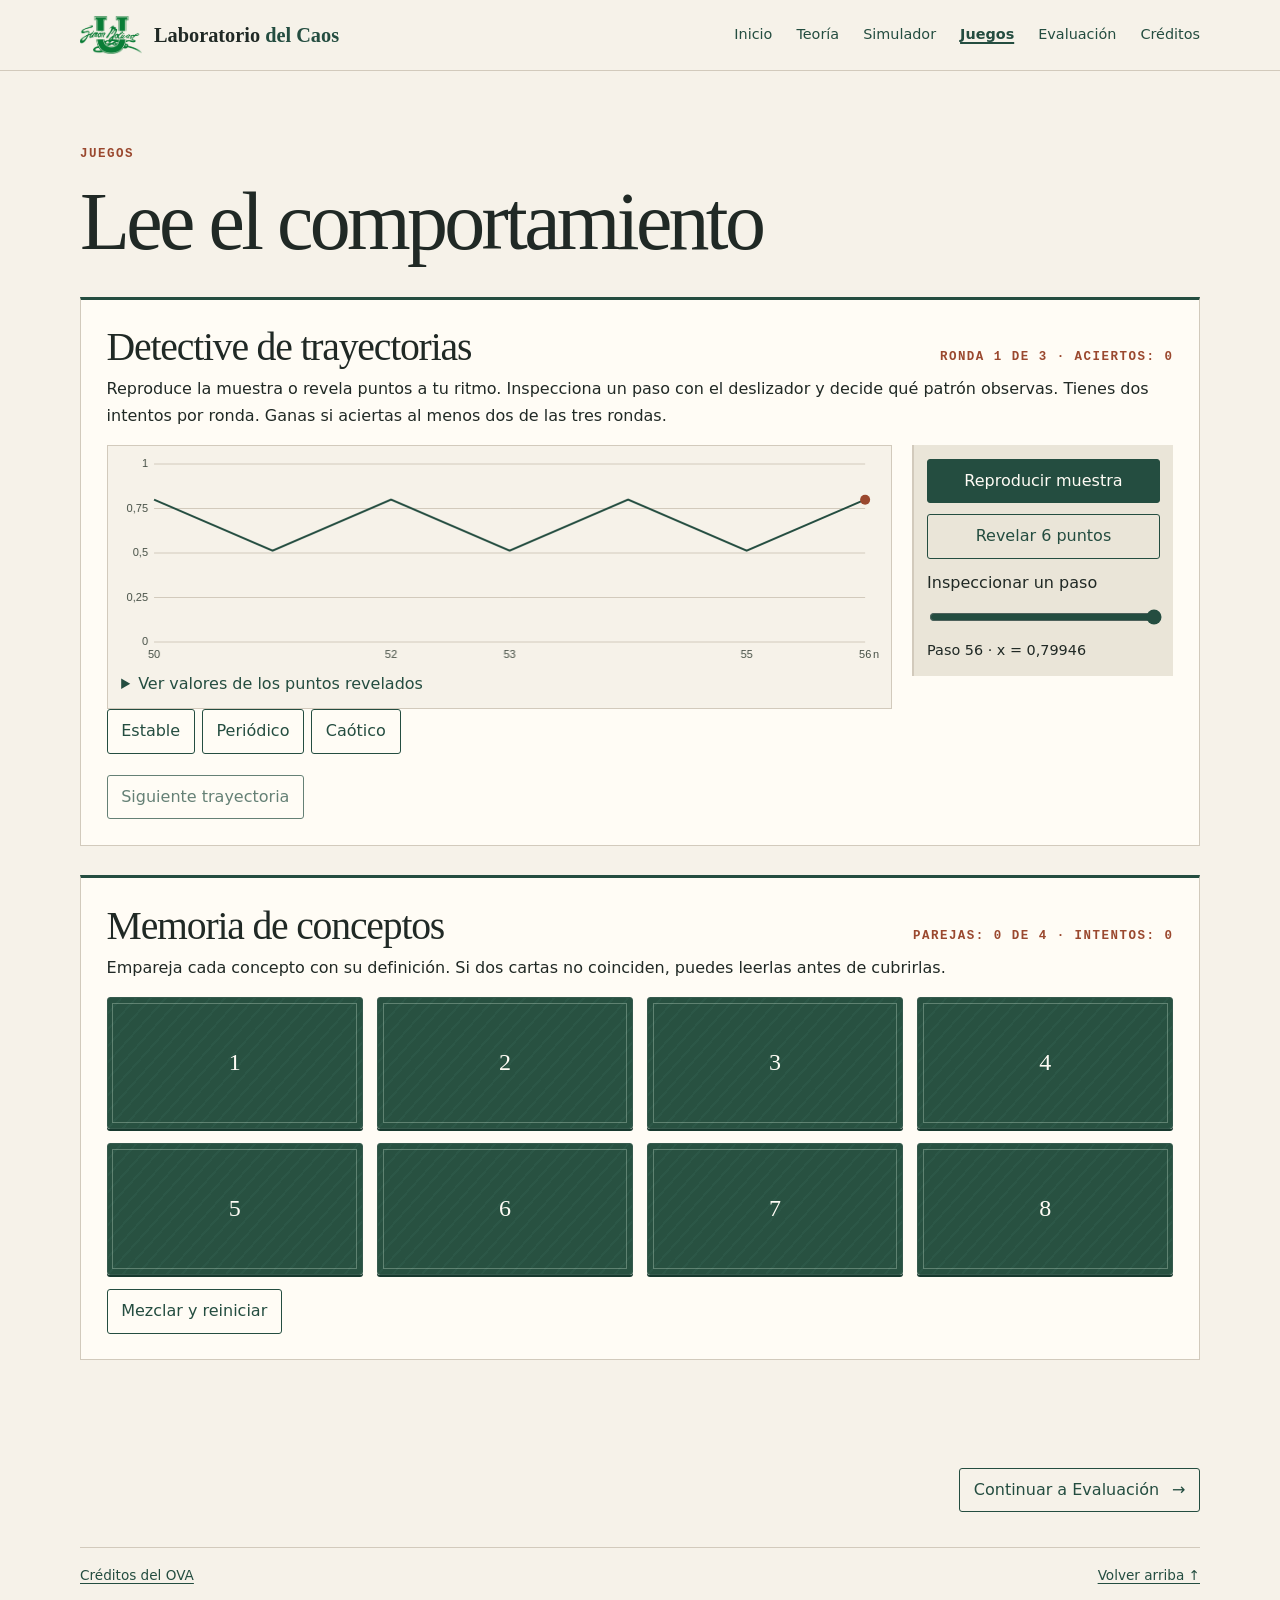
<file: paginas/juegos.html>
<!doctype html>
<html lang="es">
<head>
<meta charset="utf-8">
<meta name="viewport" content="width=device-width, initial-scale=1">
<meta name="description" content="OVA de Teoría General de Sistemas sobre el caos determinista y el mapa logístico.">
<title>Juegos · Laboratorio del Caos</title>
<link rel="stylesheet" href="../css/styles.css">
<link rel="stylesheet" href="../css/responsive.css">
<script defer src="../js/main.js"></script>
<script defer src="../js/juegos.js"></script>
</head>
<body id="arriba">
<a class="skip" href="#contenido">Saltar al contenido</a>
<header class="site-header">
  <div class="shell header-inner">
    <div class="identity">
      <img class="header-logo" src="../assets/imagenes/logo-unisimon.png" alt="Universidad Simón Bolívar" width="62" height="40">
      <a class="brand" href="index.html">Laboratorio<span> del Caos</span></a>
    </div>
    <button type="button" id="menu" class="menu" aria-expanded="false" aria-controls="nav">Menú</button>
    <nav id="nav" aria-label="Navegación principal"><a href="index.html">Inicio</a><a href="teoria.html">Teoría</a><a href="simulador.html">Simulador</a><a href="juegos.html" aria-current="page">Juegos</a><a href="quiz.html">Evaluación</a><a href="creditos.html">Créditos</a></nav>
  </div>
</header>
<main id="contenido">
  <section class="section shell page-section">
    <p class="label">Juegos</p>
    <h1>Lee el comportamiento</h1>
    <div class="game-stack">
      <article class="activity" id="detective">
        <div class="game-heading">
          <h2>Detective de trayectorias</h2>
          <p id="trajectory-count" class="label" aria-live="polite"></p>
        </div>
        <p>Reproduce la muestra o revela puntos a tu ritmo. Inspecciona un paso con el deslizador y decide qué patrón observas. Tienes dos intentos por ronda. Ganas si aciertas al menos dos de las tres rondas.</p>
        <div class="detective-grid">
          <div class="game-graph">
            <canvas id="game-chart" role="img" aria-label="Trayectoria del reto" aria-describedby="trajectory-data"></canvas>
            <details><summary>Ver valores de los puntos revelados</summary><p id="trajectory-data"></p></details>
          </div>
          <div class="evidence">
            <button type="button" id="trajectory-play" class="primary">Reproducir muestra</button>
            <button type="button" id="trajectory-reveal">Revelar 6 puntos</button>
            <label for="trajectory-point">Inspeccionar un paso</label>
            <input id="trajectory-point" type="range" min="50" max="56" step="1" value="56">
            <output id="trajectory-reading" for="trajectory-point"></output>
          </div>
        </div>
        <div class="game-play">
          <div class="choices" id="classify">
          <button type="button" data-kind="estable">Estable</button>
          <button type="button" data-kind="periódico">Periódico</button>
          <button type="button" data-kind="caótico">Caótico</button>
        </div>
        <p id="trajectory-feedback" class="feedback answer-feedback" role="status"></p>
          <div id="trajectory-next-row"><button type="button" id="trajectory-next">Siguiente trayectoria</button></div>
        </div>
        <section class="result-panel" id="trajectory-result" aria-labelledby="trajectory-result-title" hidden>
          <span class="result-sparks" aria-hidden="true"><i></i><i></i><i></i><i></i><i></i><i></i></span>
          <span class="result-mark" aria-hidden="true"></span>
          <h3 id="trajectory-result-title" tabindex="-1"></h3>
          <p class="result-detail"></p>
          <div class="result-actions">
            <button class="primary" id="trajectory-replay" type="button">Jugar de nuevo</button>

            <a class="button" href="index.html">Salir a inicio</a>
          </div>
        </section>
      </article>

      <article class="activity" id="memoria">
        <div class="game-heading">
          <h2>Memoria de conceptos</h2>
          <p id="memory-stats" class="label" aria-live="polite"></p>
        </div>
        <p>Empareja cada concepto con su definición. Si dos cartas no coinciden, puedes leerlas antes de cubrirlas.</p>
        <div id="memory-board" class="memory-board" aria-label="Tablero de memoria"></div>
        <p id="memory-feedback" class="feedback answer-feedback" role="status"></p>
        <div class="game-actions" id="memory-controls">
          <span id="memory-actions" hidden><button type="button" id="memory-continue">Cubrir cartas</button></span>
          <button type="button" id="memory-reset">Mezclar y reiniciar</button>
        </div>
        <section class="result-panel" id="memory-result" aria-labelledby="memory-result-title" hidden>
          <span class="result-sparks" aria-hidden="true"><i></i><i></i><i></i><i></i><i></i><i></i></span>
          <span class="result-mark" aria-hidden="true"></span>
          <h3 id="memory-result-title" tabindex="-1"></h3>
          <p class="result-detail"></p>
          <div class="result-actions">
            <button class="primary" id="memory-replay" type="button">Mezclar y jugar de nuevo</button>

            <a class="button" href="index.html">Salir a inicio</a>
          </div>
        </section>
      </article>
    </div>
  </section>
<div class="shell next-page"><a class="button" href="quiz.html">Continuar a Evaluación <span aria-hidden="true">→</span></a></div>
</main>
<footer class="shell footer"><a href="creditos.html">Créditos del OVA</a><a href="#arriba">Volver arriba ↑</a></footer>
<noscript>Activa JavaScript para usar las actividades interactivas.</noscript>
</body>
</html>
</file>
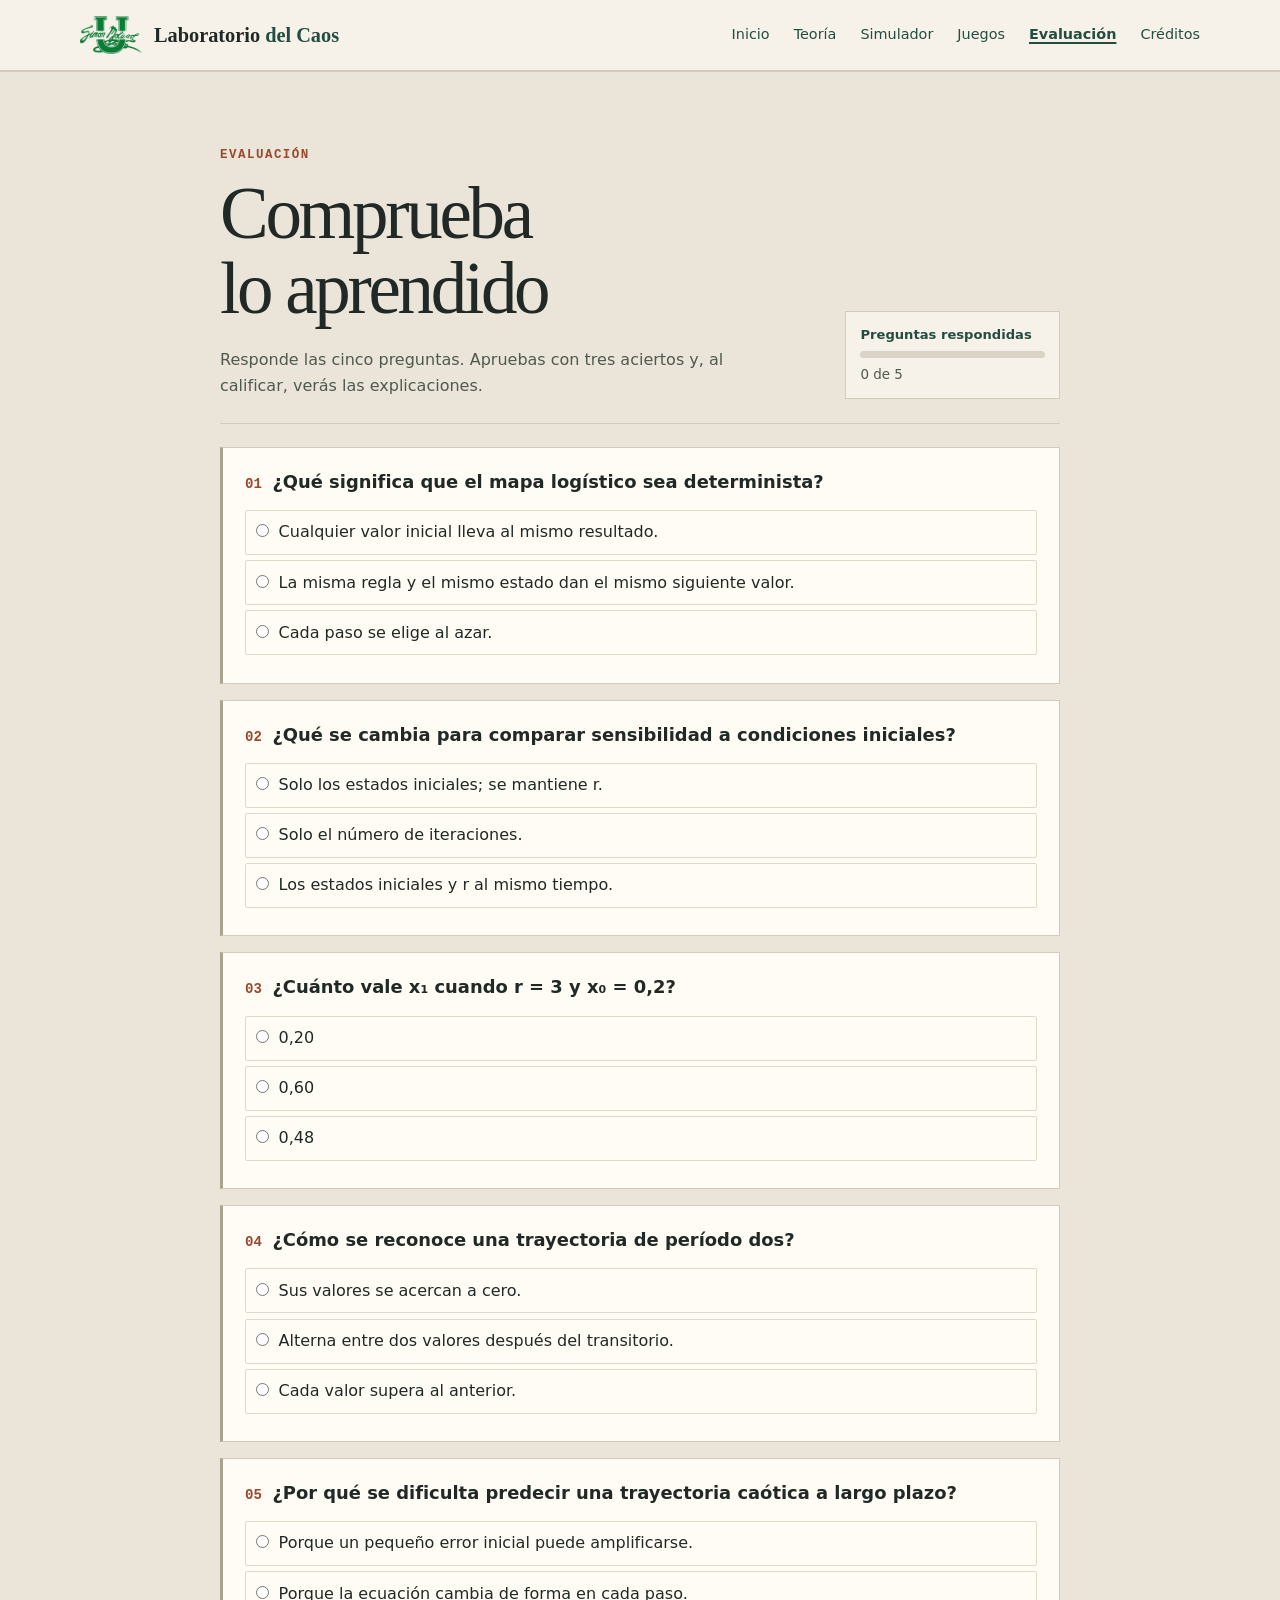
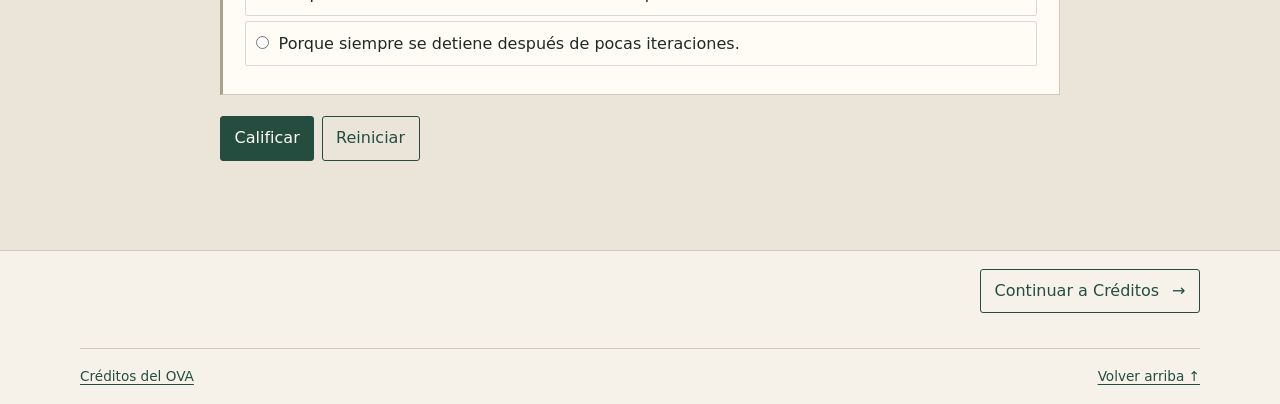
<file: paginas/quiz.html>
<!doctype html>
<html lang="es">
<head>
<meta charset="utf-8">
<meta name="viewport" content="width=device-width, initial-scale=1">
<meta name="description" content="OVA de Teoría General de Sistemas sobre el caos determinista y el mapa logístico.">
<title>Evaluación · Laboratorio del Caos</title>
<link rel="stylesheet" href="../css/styles.css">
<link rel="stylesheet" href="../css/responsive.css">
<script defer src="../js/main.js"></script>
<script defer src="../js/quiz.js"></script>
</head>
<body id="arriba">
<a class="skip" href="#contenido">Saltar al contenido</a>
<header class="site-header">
  <div class="shell header-inner">
    <div class="identity">
      <img class="header-logo" src="../assets/imagenes/logo-unisimon.png" alt="Universidad Simón Bolívar" width="62" height="40">
      <a class="brand" href="index.html">Laboratorio<span> del Caos</span></a>
    </div>
    <button type="button" id="menu" class="menu" aria-expanded="false" aria-controls="nav">Menú</button>
    <nav id="nav" aria-label="Navegación principal"><a href="index.html">Inicio</a><a href="teoria.html">Teoría</a><a href="simulador.html">Simulador</a><a href="juegos.html">Juegos</a><a href="quiz.html" aria-current="page">Evaluación</a><a href="creditos.html">Créditos</a></nav>
  </div>
</header>
<main id="contenido">
  <section id="quiz" class="section tinted page-section">
    <div class="shell quiz-layout">
      <header class="quiz-intro">
        <div>
          <p class="label">Evaluación</p>
          <h1>Comprueba lo aprendido</h1>
          <p>Responde las cinco preguntas. Apruebas con tres aciertos y, al calificar, verás las explicaciones.</p>
        </div>
        <div class="quiz-progress">
          <label for="quiz-progress">Preguntas respondidas</label>
          <progress id="quiz-progress" value="0" max="5"></progress>
          <output id="quiz-progress-text">0 de 5</output>
        </div>
      </header>
      <div>
        <section class="result-panel" id="quiz-result" aria-labelledby="quiz-result-title" hidden>
          <span class="result-sparks" aria-hidden="true"><i></i><i></i><i></i><i></i><i></i><i></i></span>
          <span class="result-mark" aria-hidden="true"></span>
          <h2 id="quiz-result-title" tabindex="-1"></h2>
          <p class="result-detail"></p>
          <div class="result-actions">
            <button class="primary" type="reset" form="quiz-form">Intentar de nuevo</button>
            <a class="button" href="#quiz-questions">Revisar respuestas</a>
            <a class="button" href="index.html">Salir de la evaluación</a>
          </div>
        </section>
        <form id="quiz-form">
          <div id="quiz-questions" tabindex="-1"></div>
          <div class="choices" id="quiz-controls">
            <button class="primary" type="submit">Calificar</button>
            <button type="reset">Reiniciar</button>
          </div>
        </form>
      </div>
    </div>
  </section>
<div class="shell next-page"><a class="button" href="creditos.html">Continuar a Créditos <span aria-hidden="true">→</span></a></div>
</main>
<footer class="shell footer"><a href="creditos.html">Créditos del OVA</a><a href="#arriba">Volver arriba ↑</a></footer>
<noscript>Activa JavaScript para usar las actividades interactivas.</noscript>
</body>
</html>
</file>
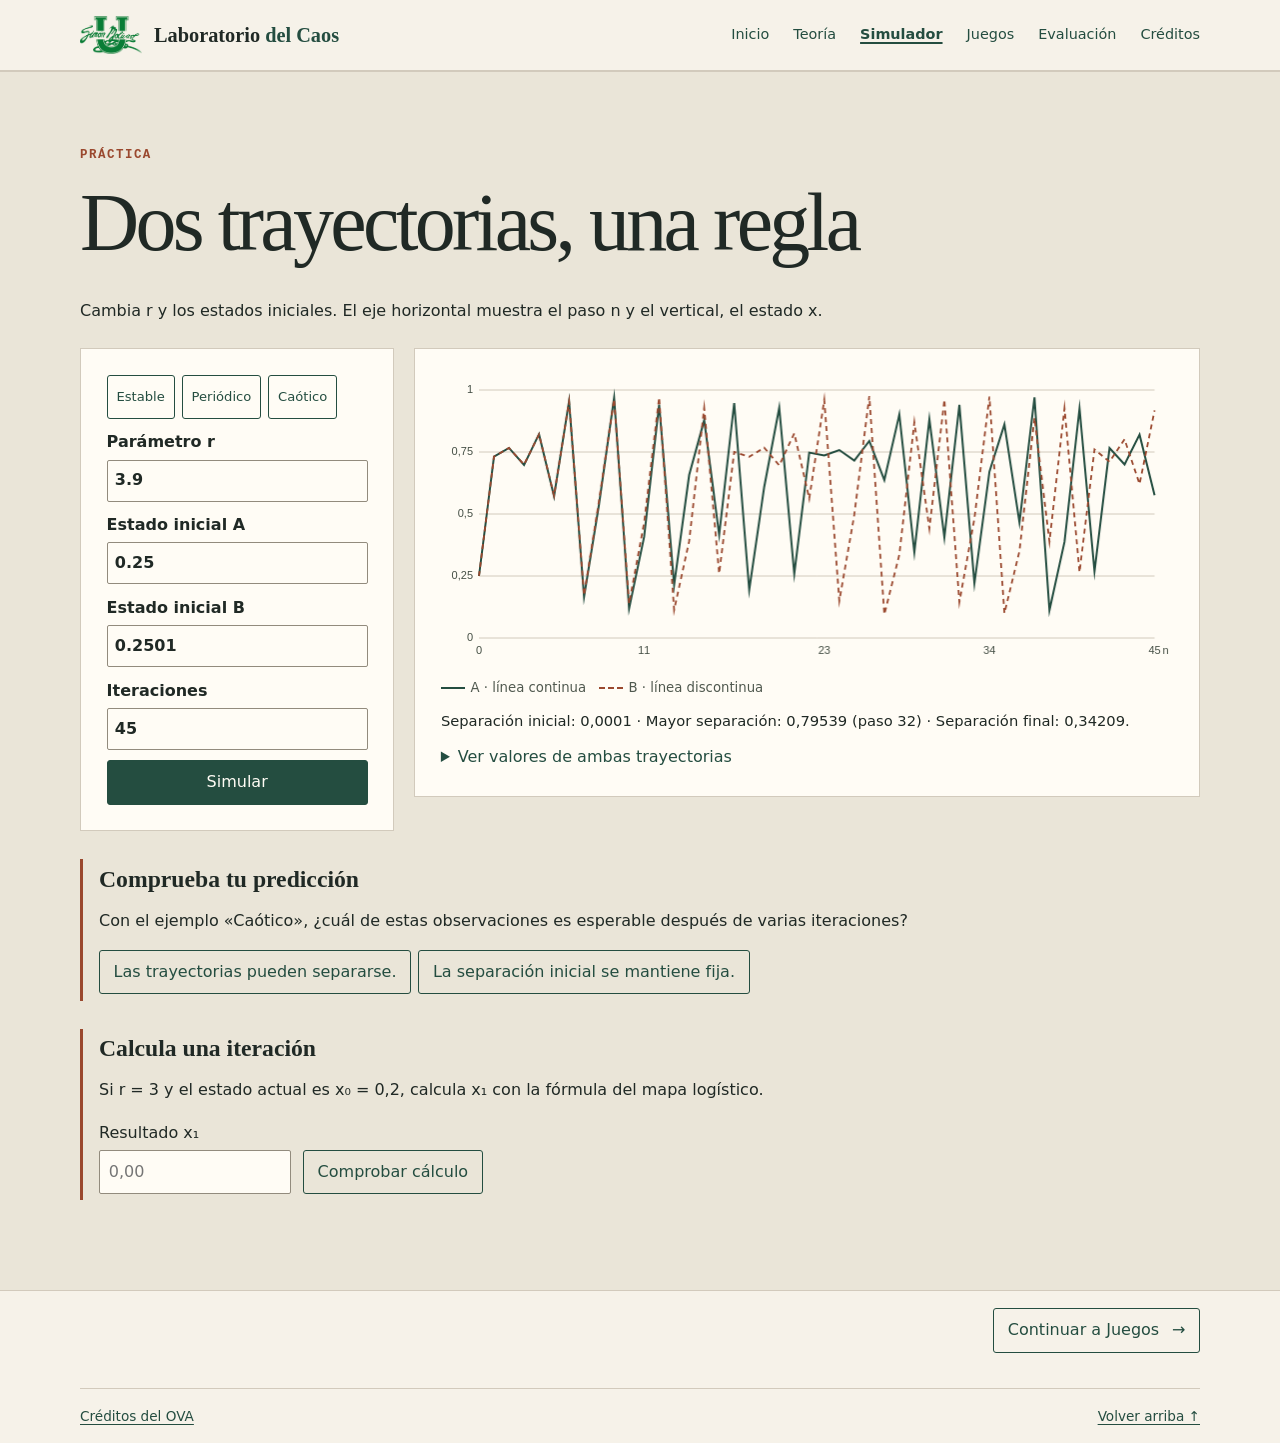
<file: paginas/simulador.html>
<!doctype html>
<html lang="es">
<head>
<meta charset="utf-8">
<meta name="viewport" content="width=device-width, initial-scale=1">
<meta name="description" content="OVA de Teoría General de Sistemas sobre el caos determinista y el mapa logístico.">
<title>Simulador · Laboratorio del Caos</title>
<link rel="stylesheet" href="../css/styles.css">
<link rel="stylesheet" href="../css/responsive.css">
<script defer src="../js/main.js"></script>
<script defer src="../js/simulador.js"></script>
</head>
<body id="arriba">
<a class="skip" href="#contenido">Saltar al contenido</a>
<header class="site-header">
  <div class="shell header-inner">
    <div class="identity">
      <img class="header-logo" src="../assets/imagenes/logo-unisimon.png" alt="Universidad Simón Bolívar" width="62" height="40">
      <a class="brand" href="index.html">Laboratorio<span> del Caos</span></a>
    </div>
    <button type="button" id="menu" class="menu" aria-expanded="false" aria-controls="nav">Menú</button>
    <nav id="nav" aria-label="Navegación principal"><a href="index.html">Inicio</a><a href="teoria.html">Teoría</a><a href="simulador.html" aria-current="page">Simulador</a><a href="juegos.html">Juegos</a><a href="quiz.html">Evaluación</a><a href="creditos.html">Créditos</a></nav>
  </div>
</header>
<main id="contenido">
  <section id="simulador" class="section tinted page-section">
    <div class="shell">
      <p class="label">Práctica</p>
      <h1>Dos trayectorias, una regla</h1>
      <p>Cambia r y los estados iniciales. El eje horizontal muestra el paso n y el vertical, el estado x.</p>
      <div class="sim-layout">
        <form id="sim-form" class="controls">
          <div class="presets" aria-label="Ejemplos de parámetros">
            <button type="button" data-r="2.8">Estable</button>
            <button type="button" data-r="3.2">Periódico</button>
            <button type="button" data-r="3.9">Caótico</button>
          </div>
          <label>Parámetro r <input name="rate" type="number" inputmode="decimal" min="0" max="4" step="any" value="3.9" required></label>
          <label>Estado inicial A <input name="startA" type="number" inputmode="decimal" min="0" max="1" step="any" value="0.25" required></label>
          <label>Estado inicial B <input name="startB" type="number" inputmode="decimal" min="0" max="1" step="any" value="0.2501" required></label>
          <label>Iteraciones <input name="steps" type="number" min="10" max="160" value="45" required></label>
          <button class="primary" type="submit">Simular</button>
        </form>
        <figure class="chart-box">
          <canvas id="sim-chart" role="img" aria-label="Gráfica de dos trayectorias del mapa logístico" aria-describedby="sim-summary"></canvas>
          <figcaption><span class="legend a">A · línea continua</span><span class="legend b">B · línea discontinua</span></figcaption>
          <p id="sim-summary" class="feedback" role="status"></p>
          <details><summary>Ver valores de ambas trayectorias</summary>
            <div class="table-wrap"><table><thead><tr><th scope="col">Paso</th><th scope="col">A</th><th scope="col">B</th></tr></thead><tbody id="sim-data"></tbody></table></div>
          </details>
        </figure>
      </div>
      <div class="exercise">
        <h3>Comprueba tu predicción</h3>
        <p>Con el ejemplo «Caótico», ¿cuál de estas observaciones es esperable después de varias iteraciones?</p>
        <div class="choices">
          <button type="button" data-exercise="yes">Las trayectorias pueden separarse.</button>
          <button type="button" data-exercise="no">La separación inicial se mantiene fija.</button>
        </div>
        <p id="exercise-feedback" class="feedback answer-feedback" role="status"></p>
      </div>
      <div class="exercise">
        <h3>Calcula una iteración</h3>
        <p>Si r = 3 y el estado actual es x₀ = 0,2, calcula x₁ con la fórmula del mapa logístico.</p>
        <form id="calc-form" class="calc-exercise">
          <label>Resultado x₁ <input name="answer" type="text" inputmode="decimal" required placeholder="0,00"></label>
          <button type="submit">Comprobar cálculo</button>
        </form>
        <p id="calc-feedback" class="feedback answer-feedback" role="status"></p>
      </div>
    </div>
  </section>
<div class="shell next-page"><a class="button" href="juegos.html">Continuar a Juegos <span aria-hidden="true">→</span></a></div>
</main>
<footer class="shell footer"><a href="creditos.html">Créditos del OVA</a><a href="#arriba">Volver arriba ↑</a></footer>
<noscript>Activa JavaScript para usar las actividades interactivas.</noscript>
</body>
</html>
</file>
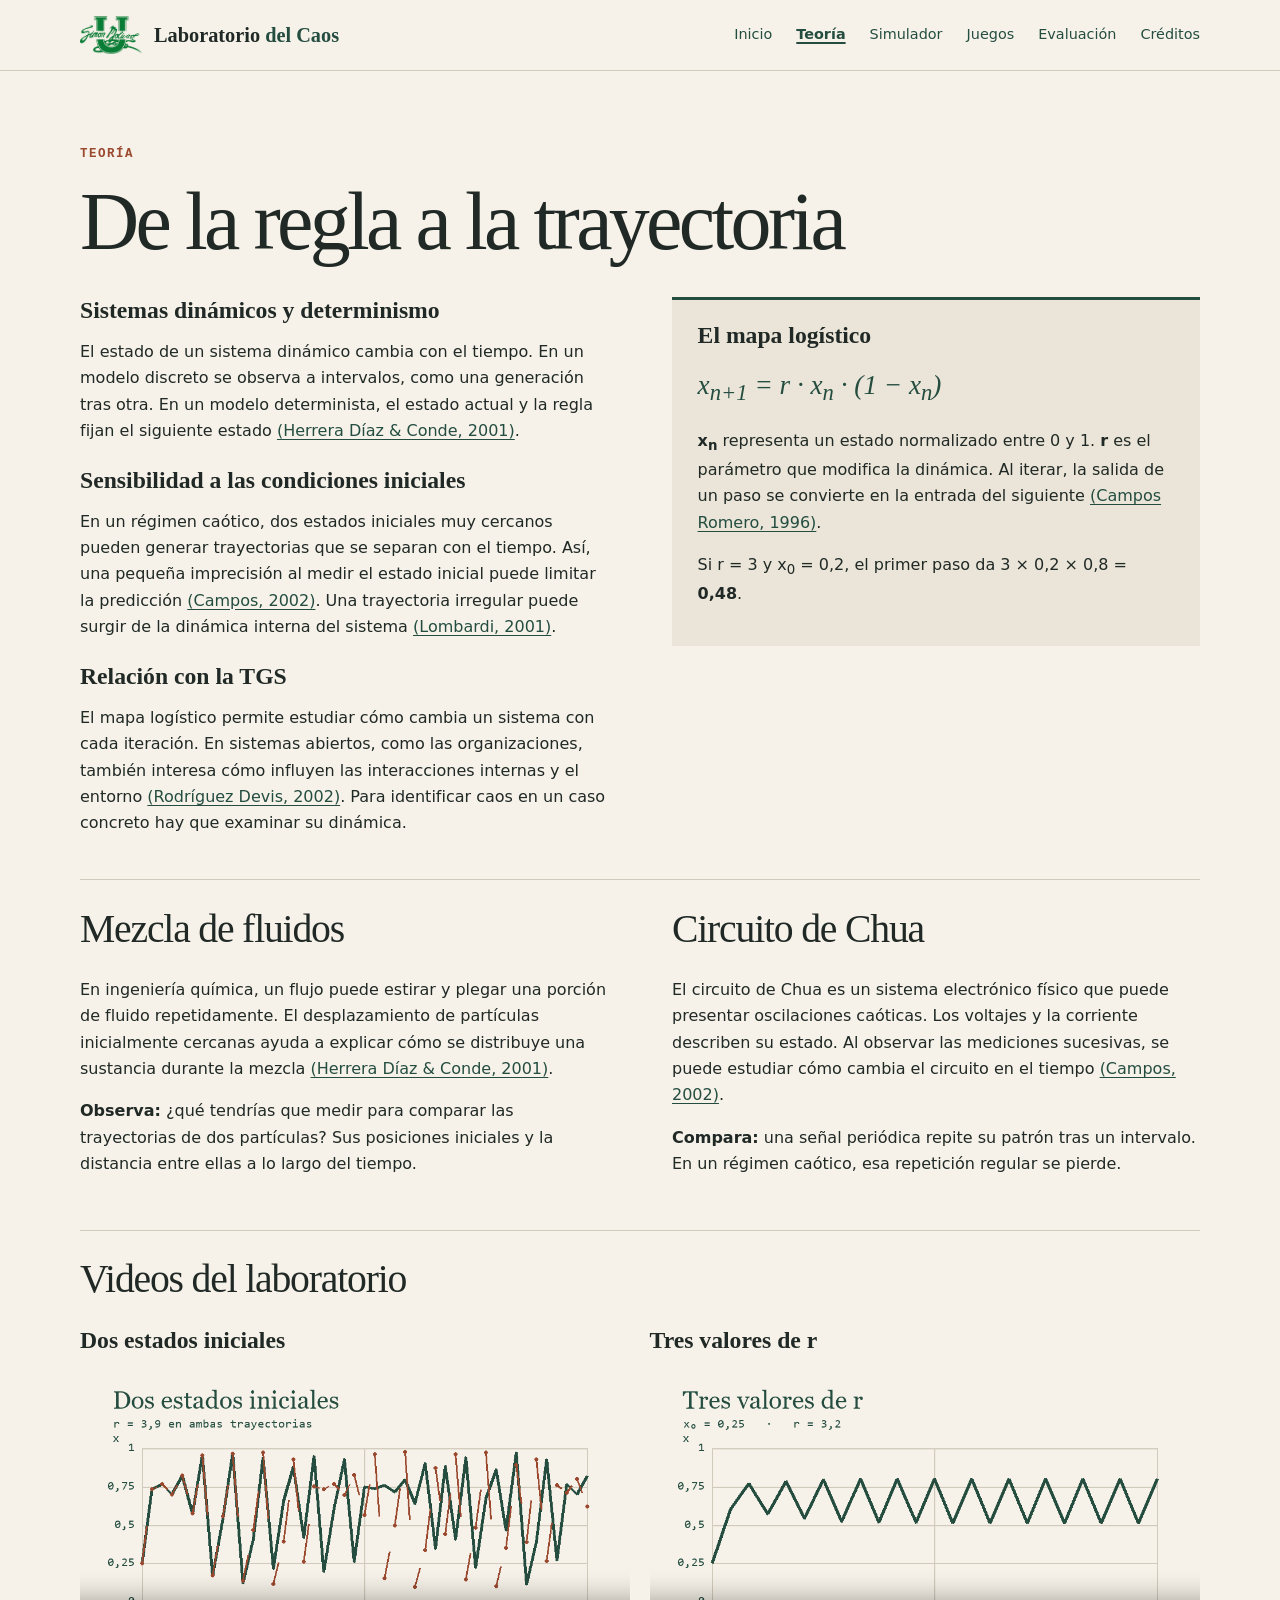
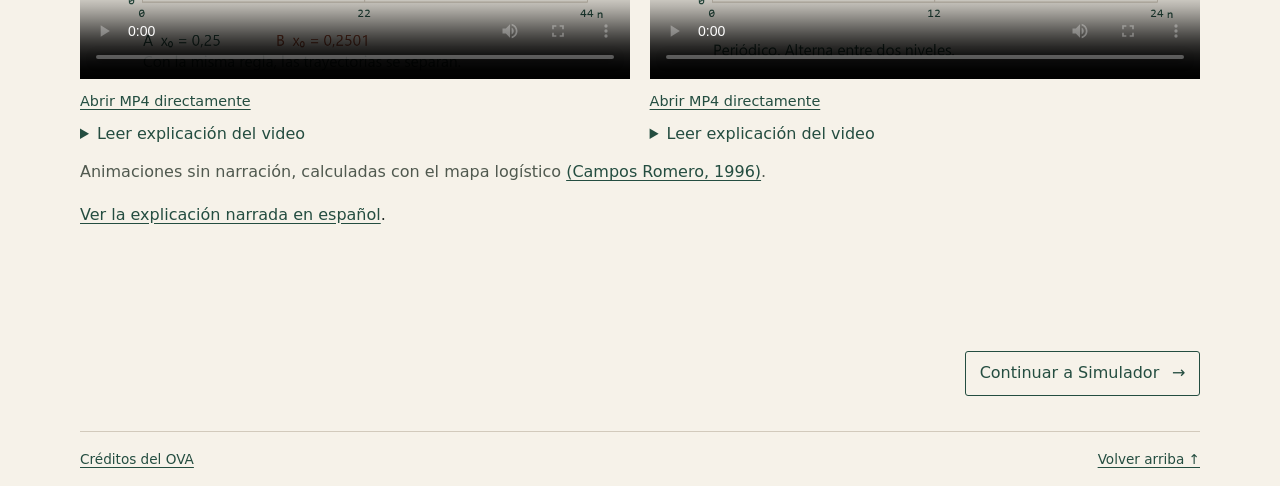
<file: paginas/teoria.html>
<!doctype html>
<html lang="es">
<head>
<meta charset="utf-8">
<meta name="viewport" content="width=device-width, initial-scale=1">
<meta name="description" content="OVA de Teoría General de Sistemas sobre el caos determinista y el mapa logístico.">
<title>Teoría · Laboratorio del Caos</title>
<link rel="stylesheet" href="../css/styles.css">
<link rel="stylesheet" href="../css/responsive.css">
<script defer src="../js/main.js"></script>
</head>
<body id="arriba">
<a class="skip" href="#contenido">Saltar al contenido</a>
<header class="site-header">
  <div class="shell header-inner">
    <div class="identity">
      <img class="header-logo" src="../assets/imagenes/logo-unisimon.png" alt="Universidad Simón Bolívar" width="62" height="40">
      <a class="brand" href="index.html">Laboratorio<span> del Caos</span></a>
    </div>
    <button type="button" id="menu" class="menu" aria-expanded="false" aria-controls="nav">Menú</button>
    <nav id="nav" aria-label="Navegación principal"><a href="index.html">Inicio</a><a href="teoria.html" aria-current="page">Teoría</a><a href="simulador.html">Simulador</a><a href="juegos.html">Juegos</a><a href="quiz.html">Evaluación</a><a href="creditos.html">Créditos</a></nav>
  </div>
</header>
<main id="contenido">
  <section id="teoria" class="shell section page-section">
    <p class="label">Teoría</p>
    <h1>De la regla a la trayectoria</h1>
    <div class="theory-grid">
      <div>
        <h3>Sistemas dinámicos y determinismo</h3>
        <p>El estado de un sistema dinámico cambia con el tiempo. En un modelo discreto se observa a intervalos, como una generación tras otra. En un modelo determinista, el estado actual y la regla fijan el siguiente estado <a class="citation" href="creditos.html#herrera-2001">(Herrera Díaz &amp; Conde, 2001)</a>.</p>
        <h3>Sensibilidad a las condiciones iniciales</h3>
        <p>En un régimen caótico, dos estados iniciales muy cercanos pueden generar trayectorias que se separan con el tiempo. Así, una pequeña imprecisión al medir el estado inicial puede limitar la predicción <a class="citation" href="creditos.html#campos-2002">(Campos, 2002)</a>. Una trayectoria irregular puede surgir de la dinámica interna del sistema <a class="citation" href="creditos.html#lombardi-2001">(Lombardi, 2001)</a>.</p>
        <h3>Relación con la TGS</h3>
        <p>El mapa logístico permite estudiar cómo cambia un sistema con cada iteración. En sistemas abiertos, como las organizaciones, también interesa cómo influyen las interacciones internas y el entorno <a class="citation" href="creditos.html#rodriguez-2002">(Rodríguez Devis, 2002)</a>. Para identificar caos en un caso concreto hay que examinar su dinámica.</p>
      </div>
      <aside class="notebook">
        <h3>El mapa logístico</h3>
        <p class="formula" aria-label="x sub n más uno es igual a r por x sub n por uno menos x sub n">x<sub>n+1</sub> = r · x<sub>n</sub> · (1 − x<sub>n</sub>)</p>
        <p><strong>x<sub>n</sub></strong> representa un estado normalizado entre 0 y 1. <strong>r</strong> es el parámetro que modifica la dinámica. Al iterar, la salida de un paso se convierte en la entrada del siguiente <a class="citation" href="creditos.html#campos-1996">(Campos Romero, 1996)</a>.</p>
        <p>Si r = 3 y x<sub>0</sub> = 0,2, el primer paso da 3 × 0,2 × 0,8 = <strong>0,48</strong>.</p>
      </aside>
    </div>
    <div class="case" id="casos">
      <article>
        <h2>Mezcla de fluidos</h2>
        <p>En ingeniería química, un flujo puede estirar y plegar una porción de fluido repetidamente. El desplazamiento de partículas inicialmente cercanas ayuda a explicar cómo se distribuye una sustancia durante la mezcla <a class="citation" href="creditos.html#herrera-2001">(Herrera Díaz &amp; Conde, 2001)</a>.</p>
        <p><strong>Observa:</strong> ¿qué tendrías que medir para comparar las trayectorias de dos partículas? Sus posiciones iniciales y la distancia entre ellas a lo largo del tiempo.</p>
      </article>
      <article>
        <h2>Circuito de Chua</h2>
        <p>El circuito de Chua es un sistema electrónico físico que puede presentar oscilaciones caóticas. Los voltajes y la corriente describen su estado. Al observar las mediciones sucesivas, se puede estudiar cómo cambia el circuito en el tiempo <a class="citation" href="creditos.html#campos-2002">(Campos, 2002)</a>.</p>
        <p><strong>Compara:</strong> una señal periódica repite su patrón tras un intervalo. En un régimen caótico, esa repetición regular se pierde.</p>
      </article>
    </div>

    <section id="videos" class="video-section" aria-labelledby="videos-title">
      <h2 id="videos-title">Videos del laboratorio</h2>
      <div class="video-grid">
        <article>
          <h3 id="clip-sensibilidad-title">Dos estados iniciales</h3>
          <video controls playsinline preload="metadata" class="video" poster="../assets/videos/condiciones-iniciales.png" aria-labelledby="clip-sensibilidad-title">
            <source src="../assets/videos/condiciones-iniciales.mp4" type="video/mp4">
            </video>
          <p class="video-fallback"><a href="../assets/videos/condiciones-iniciales.mp4">Abrir MP4 directamente</a></p>
          <details><summary>Leer explicación del video</summary><p>Con r = 3,9, comparamos x₀ = 0,25 y x₀ = 0,2501. La diferencia inicial es de 0,0001. Las trayectorias se ven cercanas durante varios pasos y luego se separan. La regla es la misma en ambas series.</p></details>
        </article>
        <article>
          <h3 id="clip-parametro-title">Tres valores de r</h3>
          <video controls playsinline preload="metadata" class="video" poster="../assets/videos/tres-regimenes.png" aria-labelledby="clip-parametro-title">
            <source src="../assets/videos/tres-regimenes.mp4" type="video/mp4">
            </video>
          <p class="video-fallback"><a href="../assets/videos/tres-regimenes.mp4">Abrir MP4 directamente</a></p>
          <details><summary>Leer explicación del video</summary><p>Con x₀ = 0,25 y r = 2,8, la trayectoria se acerca a un punto fijo. Para r = 3,2 alterna entre dos valores. En el ejemplo con r = 3,9, se observa una trayectoria caótica. Las tres series se calculan con la misma fórmula.</p></details>
        </article>
      </div>
      <p class="video-note">Animaciones sin narración, calculadas con el mapa logístico <a href="creditos.html#campos-1996">(Campos Romero, 1996)</a>.</p>
      <p><a href="creditos.html#video-narrado">Ver la explicación narrada en español</a>.</p>
    </section>
  </section>
<div class="shell next-page"><a class="button" href="simulador.html">Continuar a Simulador <span aria-hidden="true">→</span></a></div>
</main>
<footer class="shell footer"><a href="creditos.html">Créditos del OVA</a><a href="#arriba">Volver arriba ↑</a></footer>
<noscript>Activa JavaScript para usar las actividades interactivas.</noscript>
</body>
</html>
</file>
<file: css/styles.css>
:root {
  --paper: #f6f2e9;
  --ink: #202925;
  --muted: #50594f;
  --green: #244d40;
  --rust: #9a482e;
  --line: #d2cabc;
  --cream: #eae5d8;
  --white: #fffcf5;
  --serif: Georgia, 'Times New Roman', serif;
  color-scheme: light;
}
* { box-sizing: border-box; }
html { scroll-behavior: smooth; }
body { margin: 0; background: var(--paper); color: var(--ink); font: 1rem/1.65 'Segoe UI', system-ui, sans-serif; }
a { color: var(--green); text-underline-offset: .2em; }
a:hover { color: var(--rust); }
a:focus-visible, button:focus-visible, input:focus-visible, select:focus-visible, summary:focus-visible { outline: 3px solid var(--rust); outline-offset: 3px; }
button, input, select { font: inherit; }
button, .button { display: inline-flex; align-items: center; justify-content: center; gap: .8rem; min-height: 44px; padding: .5rem .85rem; border: 1px solid var(--green); border-radius: 3px; color: var(--green); background: transparent; cursor: pointer; text-decoration: none; }
button:hover, .button:hover { background: var(--cream); }
button:disabled { cursor: default; opacity: .7; }
.primary, .primary:hover { background: var(--green); color: var(--white); }
.primary:hover { background: #19372d; }
.shell { width: min(1120px, 100% - 3.5rem); margin-inline: auto; }
.skip { position: fixed; z-index: 3; padding: .6rem; background: var(--white); top: .3rem; left: .5rem; transform: translateY(-150%); }
.skip:focus { transform: none; }
.site-header { border-bottom: 1px solid var(--line); }
.header-inner, nav { display: flex; align-items: center; gap: 1.5rem; }
.header-inner { justify-content: space-between; min-height: 70px; }
.brand { color: var(--ink); font: bold 1.27rem var(--serif); text-decoration: none; }
.brand span { color: var(--green); }
nav a { font-size: .9rem; text-decoration: none; }
.menu { display: none; }
section { scroll-margin-top: 1rem; }
.hero { display: grid; grid-template-columns: 1fr 1.08fr; align-items: center; gap: clamp(2rem, 6vw, 6rem); min-height: 540px; padding-block: 4.6rem; border-bottom: 1px solid var(--line); }
h1, h2, h3 { font-family: var(--serif); line-height: 1.12; margin: 0 0 .65em; }
h1 { font-size: clamp(3.3rem, 7vw, 6.8rem); font-weight: 500; letter-spacing: -.065em; margin-bottom: .27em; }
h1 em { display: block; color: var(--green); font-weight: 500; }
h2 { font-size: clamp(2.25rem, 4.5vw, 4rem); letter-spacing: -.045em; font-weight: 500; }
h3 { font-size: 1.48rem; }
p { margin: 0 0 1rem; }
.label { color: var(--rust); font: 700 .78rem/1.4 Consolas, monospace; letter-spacing: .12em; text-transform: uppercase; margin-bottom: .8rem; }
.intro { max-width: 37ch; font-size: 1.1rem; color: var(--muted); margin-bottom: 1.5rem; }
figure { margin: 0; }
.hero-figure img { display: block; width: 100%; height: auto; border: 1px solid var(--line); }
figcaption { font-size: .83rem; color: var(--muted); margin-top: .55rem; }
.section { padding-block: clamp(3rem, 7vw, 6rem); }
.theory-grid, .case, .credits { display: grid; grid-template-columns: 1fr 1fr; gap: clamp(1.4rem, 5vw, 4.5rem); }
.theory-grid > div h3:not(:first-child) { margin-top: 1.4rem; }
.notebook { align-self: start; padding: 1.4rem 1.6rem; border-top: 3px solid var(--green); background: var(--cream); }
.formula { font: italic clamp(1.1rem, 2.8vw, 1.7rem)/1.6 var(--serif); color: var(--green); }
.case { border-top: 1px solid var(--line); margin-top: 1.65rem; padding-top: 1.65rem; }
.tinted { background: var(--cream); border-block: 1px solid var(--line); }
.sim-layout { display: grid; grid-template-columns: minmax(220px, .8fr) minmax(0, 2fr); gap: 1.25rem; align-items: start; margin-top: 1.5rem; }
.controls, .chart-box, .activity { background: var(--white); border: 1px solid var(--line); padding: clamp(.9rem, 2.6vw, 1.6rem); }
.controls { display: grid; gap: .65rem; }
.controls label, .match-row { display: grid; gap: .25rem; font-weight: 600; }
input[type=number], select { width: 100%; min-width: 0; min-height: 42px; border: 1px solid #928b7d; border-radius: 2px; padding: .25rem .45rem; background: var(--white); color: var(--ink); }
.presets, .choices { display: flex; flex-wrap: wrap; gap: .45rem; }
.presets button { font-size: .82rem; padding-inline: .55rem; }
canvas { display: block; width: 100%; height: 290px; }
#game-chart { height: 184px; }
.legend { display: inline-flex; align-items: center; gap: .35rem; margin-right: .8rem; }
.legend::before { content: ''; width: 1.5rem; border-top: 2px solid var(--green); }
.legend.b::before { border-top: 2px dashed var(--rust); }
.feedback { font-size: .92rem; margin: .65rem 0; }
.feedback:empty { margin: 0; }
summary { cursor: pointer; color: var(--green); }
.table-wrap { max-height: 13rem; overflow: auto; }
table { width: 100%; border-collapse: collapse; text-align: left; font-variant-numeric: tabular-nums; }
td, th { border-bottom: 1px solid var(--line); padding: .3rem; }
.exercise { margin-top: 1.75rem; border-left: 3px solid var(--rust); padding: .4rem 0 .4rem 1rem; }
.activity .choices { margin-top: .75rem; }
.match-row { padding: .7rem 0; border-block-end: 1px solid var(--line); }
fieldset { min-width: 0; border: 0; border-bottom: 1px solid var(--line); padding: 0 0 .65rem; margin: 0 0 1rem; }
legend { font-weight: 700; margin-bottom: .35rem; padding: 0; }
fieldset label { display: flex; gap: .55rem; align-items: baseline; padding: .15rem 0; }
input[type=radio] { accent-color: var(--green); }
.references { list-style: none; margin: 0; padding: 0; font-size: .91rem; }
.references li { padding-left: 1.35rem; text-indent: -1.35rem; margin-bottom: .75rem; }
.footer { display: flex; justify-content: space-between; padding-block: 1rem; border-top: 1px solid var(--line); color: var(--muted); font-size: .85rem; }
noscript { display: block; padding: 1rem; }

.video { display: block; width: 100%; aspect-ratio: 16 / 9; border: 0; margin: .7rem 0; }

nav a[aria-current="page"] { font-weight: 700; text-decoration: underline; text-decoration-thickness: 2px; }
.header-logo { display: block; width: 62px; height: 40px; object-fit: contain; }
.identity { display: flex; align-items: center; gap: .75rem; }
.page-section { padding-top: clamp(2.7rem, 6vw, 4.7rem); }
.page-section h1 { font-size: clamp(2.75rem, 6.4vw, 5.2rem); letter-spacing: -.045em; margin-bottom: .35em; }
.page-section h2 { font-size: clamp(1.7rem, 3.1vw, 2.7rem); letter-spacing: -.03em; }
.path { padding: 0; margin: 1.3rem 0 0; list-style-position: inside; }
.path li { padding: .65rem 0; border-top: 1px solid var(--line); }
.path li a { font-weight: 650; }
.next-page { display: flex; justify-content: flex-end; padding-block: 1.1rem 2.2rem; gap: .7rem; }
.video-section { margin-top: 2.25rem; border-top: 1px solid var(--line); padding-top: 1.65rem; }
.video-grid, .detective-grid { display: grid; grid-template-columns: repeat(2, minmax(0, 1fr)); gap: 1.2rem; }
.video-note { margin-top: .75rem; color: var(--muted); }
.video { height: auto; background: var(--cream); }
.game-stack { display: grid; gap: 1.55rem; }
.detective-grid { grid-template-columns: minmax(0, 3fr) minmax(9rem, 1fr); align-items: start; }
.evidence { display: grid; gap: .7rem; align-content: start; }
input[type=range] { width: 100%; accent-color: var(--green); }
.evidence output { font-variant-numeric: tabular-nums; font-size: .9rem; }
#game-chart { height: 220px; }
.memory-board { display: grid; grid-template-columns: repeat(4, minmax(0, 1fr)); gap: .65rem; }
.memory-card { min-width: 0; min-height: 108px; padding: .55rem; overflow-wrap: anywhere; background: var(--green); color: var(--white); font-family: var(--serif); font-size: 1.5rem; }
.memory-card[data-state="covered"]:hover { background: #19372d; }
.memory-card[data-state="visible"], .memory-card[data-state="matched"] { font-family: inherit; font-size: .91rem; line-height: 1.35; cursor: default; animation: reveal-card .22s ease-out; }
.memory-card[data-state="visible"] { background: var(--cream); color: var(--ink); }
.memory-card[data-state="matched"] { background: #dce8dc; color: var(--green); border-style: dashed; }
@keyframes reveal-card { from { transform: translateY(3px); opacity: .62; } to { transform: none; opacity: 1; } }
.author-photo { width: min(245px, 100%); height: auto; display: block; margin-block: 1rem; border: 1px solid var(--line); }
.references li:target { background: #e3ebdd; outline: 2px solid var(--green); outline-offset: 4px; }
.calc-exercise { display: flex; flex-wrap: wrap; align-items: end; gap: .6rem; }
.calc-exercise label { width: 10rem; }
@media (max-width: 760px) {
  .header-logo { width: 48px; height: 31px; }
  .identity { gap: .45rem; }
  .brand { font-size: 1.05rem; }
  .video-grid, .detective-grid { grid-template-columns: minmax(0, 1fr); }
  .memory-board { grid-template-columns: repeat(2, minmax(0, 1fr)); }
}
@media (prefers-reduced-motion: reduce) {
  .memory-card { animation: none !important; }
}

/* Controles del cálculo y espaciado adaptable. */
.calc-exercise { display: grid; grid-template-columns: minmax(7rem, 12rem) max-content; align-items: end; gap: .75rem; }
.calc-exercise label { display: grid; width: auto; min-width: 0; gap: .25rem; }
.calc-exercise input { display: block; width: 100%; min-width: 0; min-height: 44px; padding: .4rem .55rem; border: 1px solid #928b7d; border-radius: 2px; background: var(--white); }
.header-logo, .credits-logo { mix-blend-mode: multiply; }

/* El perfil y las referencias comparten el mismo ritmo editorial. */
.credits-page { max-width: 990px; }
.author-feature { display: grid; grid-template-columns: minmax(9rem, .72fr) minmax(0, 1.3fr); gap: clamp(1.2rem, 5vw, 4rem); align-items: center; padding: clamp(1rem, 3vw, 2rem); background: var(--cream); border-top: 3px solid var(--green); }
.author-feature .author-photo { width: 100%; max-width: 265px; aspect-ratio: 4 / 5; object-fit: cover; object-position: center; margin: 0; }
.author-feature h2 { margin-bottom: .55rem; text-transform: none; }
.credit-meta { margin: 0; padding: 0; list-style: none; display: grid; gap: .25rem; color: var(--muted); }
.credits-logo { display: block; width: 104px; height: auto; margin-top: 1.15rem; }
.credit-sources { margin-top: 2.6rem; }
.credit-sources .references { display: grid; gap: .25rem; }
.credit-sources .references li { margin: 0; padding: .82rem .55rem .82rem 1.65rem; border-bottom: 1px solid var(--line); }
.credit-notes { display: grid; grid-template-columns: 1fr 1fr; gap: 1rem 2.2rem; margin-top: 2.25rem; }

/* Juegos. El marco de la evidencia y el tablero contienen estados de juego claros. */
.activity { border-top: 3px solid var(--green); }
.activity + .activity { margin-top: .3rem; }
.game-heading { display: flex; justify-content: space-between; align-items: baseline; gap: .5rem 1rem; flex-wrap: wrap; }
.game-heading > h2 { margin-bottom: .4rem; }
.game-heading > .label { margin: 0; }
.evidence { background: var(--cream); padding: .85rem; border-left: 2px solid var(--line); }
.game-graph { min-width: 0; padding: .2rem .55rem .7rem; border: 1px solid var(--line); background: var(--paper); }
.game-graph details { margin: .1rem .3rem 0; }
.game-graph details p { overflow-wrap: anywhere; }
.game-play { display: grid; gap: .65rem; }
.game-play .choices { margin-top: 0; }
.game-play .choices button { text-align: left; }
.game-actions { margin-top: .9rem; display: flex; flex-wrap: wrap; gap: .55rem; }
.memory-board { gap: clamp(.48rem, 1.1vw, .95rem); }
.memory-card { position: relative; display: flex; flex-direction: column; align-items: center; justify-content: center; gap: .35rem; min-height: 132px; border: 1px solid #365a4d; box-shadow: 0 2px 0 #17392e; padding: .75rem .55rem; }
.memory-card[data-state="covered"] { background: repeating-linear-gradient(132deg, #285141, #285141 9px, #2c5747 9px, #2c5747 11px); }
.memory-card[data-state="covered"]::before { content: ''; position: absolute; inset: .3rem; pointer-events: none; border: 1px solid #b4ccbc65; }
.memory-card[data-state="covered"]:hover { background: #19372d; transform: translateY(-2px); }
.memory-card[data-state="covered"][aria-disabled="true"] { opacity: .58; cursor: default; }
.memory-card[data-state="visible"] { border-color: var(--rust); box-shadow: 0 2px 0 var(--rust); }
.memory-card[data-state="matched"] { box-shadow: none; }
.memory-card .card-type { font: 700 .67rem/1.3 Consolas, monospace; text-transform: uppercase; letter-spacing: .06em; color: var(--rust); }
.memory-card[data-state="matched"] .card-type { color: var(--green); }
.memory-card .card-face { font-weight: 600; }
.video-fallback { font-size: .9rem; margin: .25rem 0 .45rem; }
@media (max-width: 580px) {
  .author-feature, .credit-notes { grid-template-columns: minmax(0, 1fr); }
  .author-feature .author-photo { max-width: 220px; }
  .memory-card { min-height: 125px; }
}
@media (max-width: 460px) {
  .calc-exercise { grid-template-columns: minmax(0, 1fr); align-items: stretch; }
  .calc-exercise button { justify-self: start; }
}
@media (prefers-reduced-motion: reduce) {
  .memory-card[data-state="covered"]:hover { transform: none; }
}

.answer-feedback[data-tone] {
  display: flex;
  align-items: flex-start;
  gap: .55rem;
  padding: .55rem .7rem;
  border-left: 3px solid currentColor;
}
.answer-feedback[data-tone]::before { content: '✓'; font-weight: 800; }
.answer-feedback[data-tone="good"], .choice-good { color: #234f39; background: #e0ecdf; }
.answer-feedback[data-tone="bad"], .choice-bad { color: #803920; background: #f4e4dc; }
.answer-feedback[data-tone="bad"]::before { content: '×'; }
.choice-good:disabled, .choice-bad:disabled { opacity: 1; }
button.choice-good:disabled { border-color: #37664d; }
button.choice-bad:disabled { border-color: #a25138; }
.choice-good { animation: answer-pop .42s ease-out; }
.choice-bad { animation: answer-miss .38s ease-out; }
.memory-card.card-miss { border-color: var(--rust); background: #f4e4dc; animation: answer-miss .38s ease-out; }
.memory-card[data-state="matched"] { animation: answer-pop .42s ease-out; }
@keyframes answer-pop { 0% { transform: scale(.96); } 55% { transform: scale(1.035); } 100% { transform: none; } }
@keyframes answer-miss { 22%, 65% { transform: translateX(-3px); } 42%, 82% { transform: translateX(3px); } }

.result-panel { position: relative; isolation: isolate; overflow: hidden; margin-block: 1rem; padding: clamp(1rem, 3vw, 1.65rem); border: 1px solid var(--line); border-top: 3px solid var(--rust); background: var(--white); }
.result-panel[data-outcome="won"] { border-top-color: var(--green); background: #eef2e7; }
.result-panel[hidden] { display: none; }
.result-panel h2, .result-panel h3 { margin: .15rem 0 .35rem; }
.result-panel h2:focus, .result-panel h3:focus { outline: none; }
.result-panel .result-actions { display: flex; flex-wrap: wrap; gap: .5rem; }
.result-panel .result-actions button, .result-panel .result-actions a { margin: 0; }
.result-panel .result-mark { width: 2rem; height: 2rem; display: grid; place-items: center; border: 1px solid currentColor; border-radius: 50%; color: var(--rust); font-weight: 800; }
.result-panel[data-outcome="won"] .result-mark { color: var(--green); animation: answer-pop .65s ease-out; }
.result-sparks { position: absolute; top: 0; right: 0; width: min(38%, 10rem); height: 4.5rem; pointer-events: none; }
.result-sparks i { position: absolute; right: var(--r); top: var(--t); width: 7px; height: 13px; border-radius: 1px; background: var(--c); opacity: 0; }
.result-panel[data-outcome="won"] .result-sparks i { animation: result-spark .9s ease-out var(--delay) both; }
.result-sparks i:nth-child(1) { --r: 14%; --t: 24%; --c: #8e452f; --delay: 0s; --angle: -45deg; }
.result-sparks i:nth-child(2) { --r: 29%; --t: 55%; --c: #34664e; --delay: .05s; --angle: 35deg; }
.result-sparks i:nth-child(3) { --r: 38%; --t: 10%; --c: #9d672f; --delay: .12s; --angle: 55deg; }
.result-sparks i:nth-child(4) { --r: 52%; --t: 43%; --c: #34664e; --delay: .1s; --angle: -15deg; }
.result-sparks i:nth-child(5) { --r: 65%; --t: 24%; --c: #8e452f; --delay: .16s; --angle: -50deg; }
.result-sparks i:nth-child(6) { --r: 77%; --t: 52%; --c: #9d672f; --delay: .08s; --angle: 25deg; }
@keyframes result-spark { 0% { opacity: 0; transform: translate(-1.3rem, 1.6rem) rotate(0); } 22%, 57% { opacity: .8; } 100% { opacity: 0; transform: translate(.35rem, -.8rem) rotate(var(--angle)); } }


.quiz-layout { width: min(840px, 100% - 3.5rem); }
.quiz-intro { display: grid; grid-template-columns: minmax(0, 1fr) minmax(11rem, .36fr); align-items: end; gap: 1rem 1.75rem; padding-bottom: 1.5rem; margin-bottom: 1.4rem; border-bottom: 1px solid var(--line); }
.quiz-intro h1 { font-size: clamp(2.45rem, 5.7vw, 4.65rem); line-height: 1.02; margin-bottom: .28em; text-wrap: balance; }
.quiz-intro p:last-child { margin-bottom: 0; max-width: 52ch; color: var(--muted); }
.quiz-progress { display: grid; gap: .33rem; margin: 0; padding: .8rem .9rem; border: 1px solid var(--line); background: var(--paper); }
.quiz-progress label { font-weight: 650; font-size: .82rem; color: var(--green); }
.quiz-progress progress { display: block; appearance: none; width: 100%; height: .43rem; border: 0; border-radius: 8px; background: #dad4c7; accent-color: var(--green); overflow: hidden; }
.quiz-progress progress::-webkit-progress-bar { background: #dad4c7; }
.quiz-progress progress::-webkit-progress-value { background: var(--green); }
.quiz-progress progress::-moz-progress-bar { background: var(--green); }
.quiz-progress output { font-size: .84rem; color: var(--muted); }

#quiz-questions { display: grid; gap: 1rem; }
.quiz-card { min-width: 0; padding: clamp(.8rem, 2.6vw, 1.38rem); border: 1px solid var(--line); border-inline-start: 3px solid #a9a28e; background: var(--white); }
.quiz-card:has(fieldset[data-mark="correct"]) { border-inline-start-color: #37664d; }
.quiz-card:has(fieldset[data-mark="wrong"]) { border-inline-start-color: var(--rust); }
#quiz-questions fieldset { min-inline-size: 0; margin: 0; padding: 0; border: 0; }
#quiz-questions legend { width: 100%; padding: 0; margin: 0 0 .65rem; color: var(--ink); }
.question-heading { display: flex; align-items: baseline; gap: .65rem; font-size: clamp(1rem, 2vw, 1.12rem); line-height: 1.38; }
.question-number { flex: 0 0 auto; color: var(--rust); font: 700 .88rem Consolas, monospace; }
.question-prompt { min-width: 0; }
#quiz-questions .quiz-option { display: grid; grid-template-columns: max-content minmax(0, 1fr) auto; align-items: baseline; gap: .2rem .62rem; padding: .52rem .6rem; margin: .32rem 0; border: 1px solid #e0d9cb; border-radius: 2px; cursor: pointer; }
.quiz-option input { margin-inline: 0; }
.quiz-option:has(input:disabled) { cursor: default; }
.quiz-option:has(input:focus-visible) { outline: 2px solid var(--green); outline-offset: 2px; }
.quiz-option:hover, .quiz-option:has(input:checked):not([data-mark]) { background: var(--cream); }
.quiz-option[data-mark="correct"] { background: #e0ecdf; color: #234f39; }
.quiz-option[data-mark="wrong"] { background: #f4e4dc; color: #803920; }
.quiz-option .option-state { font-weight: 700; font-size: .76rem; justify-self: end; }
.quiz-option .option-state:empty { display: none; }
#quiz-controls { padding-top: 1rem; margin-top: .35rem; }
#quiz-controls[hidden] { display: none; }

@media (max-width: 620px) {
  .quiz-layout { width: calc(100% - 2.25rem); }
  .quiz-intro { grid-template-columns: minmax(0, 1fr); }
  .quiz-progress { max-width: 20rem; }
  #quiz-questions .quiz-option { grid-template-columns: max-content minmax(0, 1fr); }
  .quiz-option .option-state { grid-column: 2; justify-self: start; }
}
.credit-video { margin-top: 2.45rem; }
.credit-video video { max-width: 745px; }
.credit-video video { border: 1px solid var(--line); background: var(--cream); }
.credit-video details { margin-top: .8rem; }
@media (prefers-reduced-motion: reduce) {
  .choice-good, .choice-bad, .memory-card.card-miss, .memory-card[data-state="matched"],
  .result-panel[data-outcome="won"] .result-mark, .result-panel[data-outcome="won"] .result-sparks i { animation: none; }
}

#quiz-controls[hidden], #memory-controls[hidden] { display: none; }
.quiz-option[data-mark="correct"]:has(input:checked) { animation: answer-pop .42s ease-out; }
.quiz-option[data-mark="wrong"] { animation: answer-miss .38s ease-out; }
@media (prefers-reduced-motion: reduce) {
  .quiz-option[data-mark="correct"]:has(input:checked), .quiz-option[data-mark="wrong"] { animation: none; }
}

.video-intro, .video-transcript { max-width: 745px; }
.video-transcript p { margin: .65rem 0; }

.doc-preview { display: flex; align-items: center; flex-wrap: wrap; gap: 1.4rem; border-block: 1px solid var(--line); padding-block: 1.5rem; margin-top: 2rem; }
.doc-preview > div { flex: 1 1 18rem; min-width: 0; }
.doc-thumb img { display: block; width: 120px; height: auto; border: 1px solid var(--line); }
#visor-ficha { inset: 0; margin: 0; width: 100%; height: 100%; max-width: none; max-height: none; padding: 0; border: 0; background: #d8d5cc; color: var(--ink); }
#visor-ficha[open] { display: grid; grid-template-rows: auto minmax(0,1fr); }
body:has(#visor-ficha[open]) { overflow: hidden; }
.doc-toolbar { display: flex; align-items: center; justify-content: center; flex-wrap: wrap; gap: .4rem .7rem; padding: .5rem; background: var(--paper); }
.doc-sheet { overflow: auto; padding: .7rem; }
.doc-sheet img { display: block; width: min(100%, 890px); height: auto; margin: 0 auto; }
</file>
<file: css/responsive.css>
@media (max-width: 760px) {
  .shell { width: calc(100% - 2.25rem); }
  .hero { min-height: 0; padding-block: 3rem; gap: 1.75rem; }
  .hero, .theory-grid, .case, .sim-layout, .credits { grid-template-columns: 1fr; }
  .header-inner { flex-wrap: wrap; gap: .4rem; padding-block: .6rem; }
  nav { width: 100%; flex-wrap: wrap; gap: .4rem 1.1rem; }
  .has-js .menu { display: inline-flex; }
  .has-js nav[data-collapsed="true"] { display: none; }
  canvas { height: 232px; }
}
@media (prefers-reduced-motion: reduce) {
  html { scroll-behavior: auto; }
}
</file>
